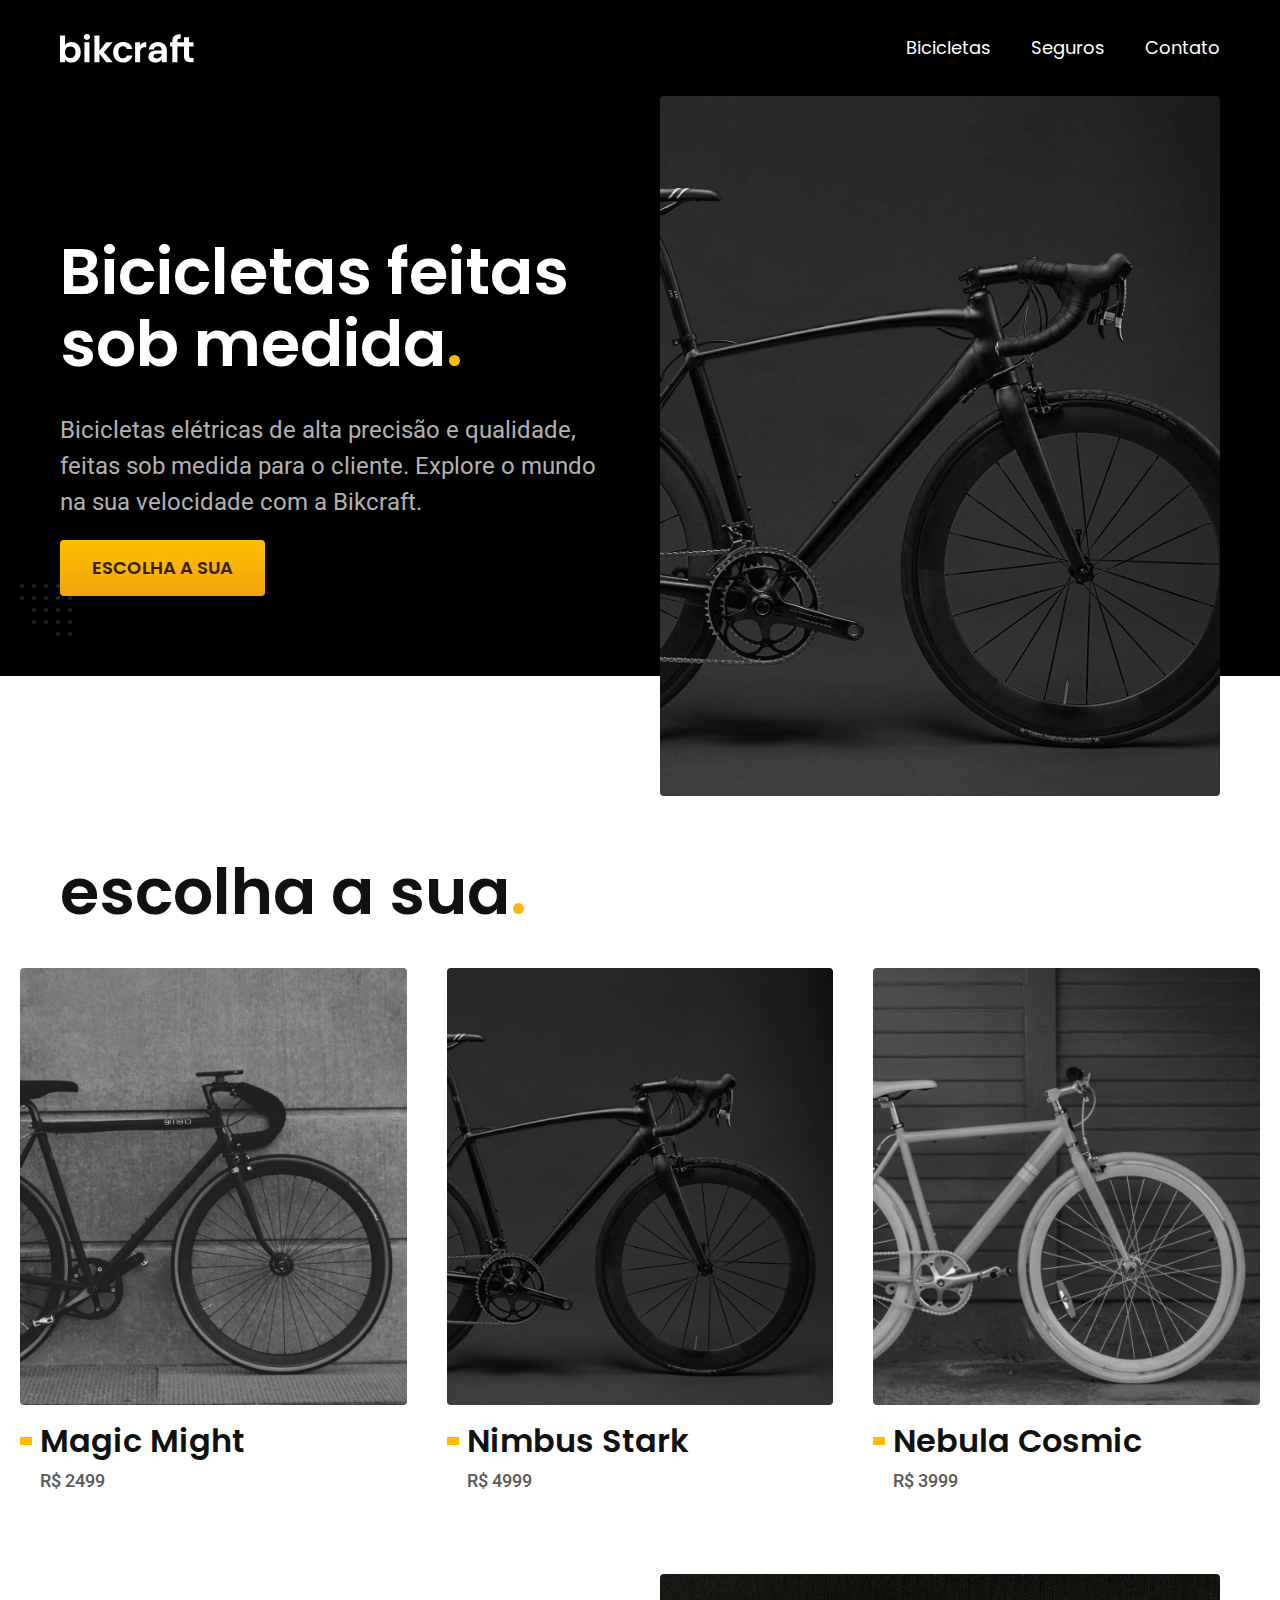
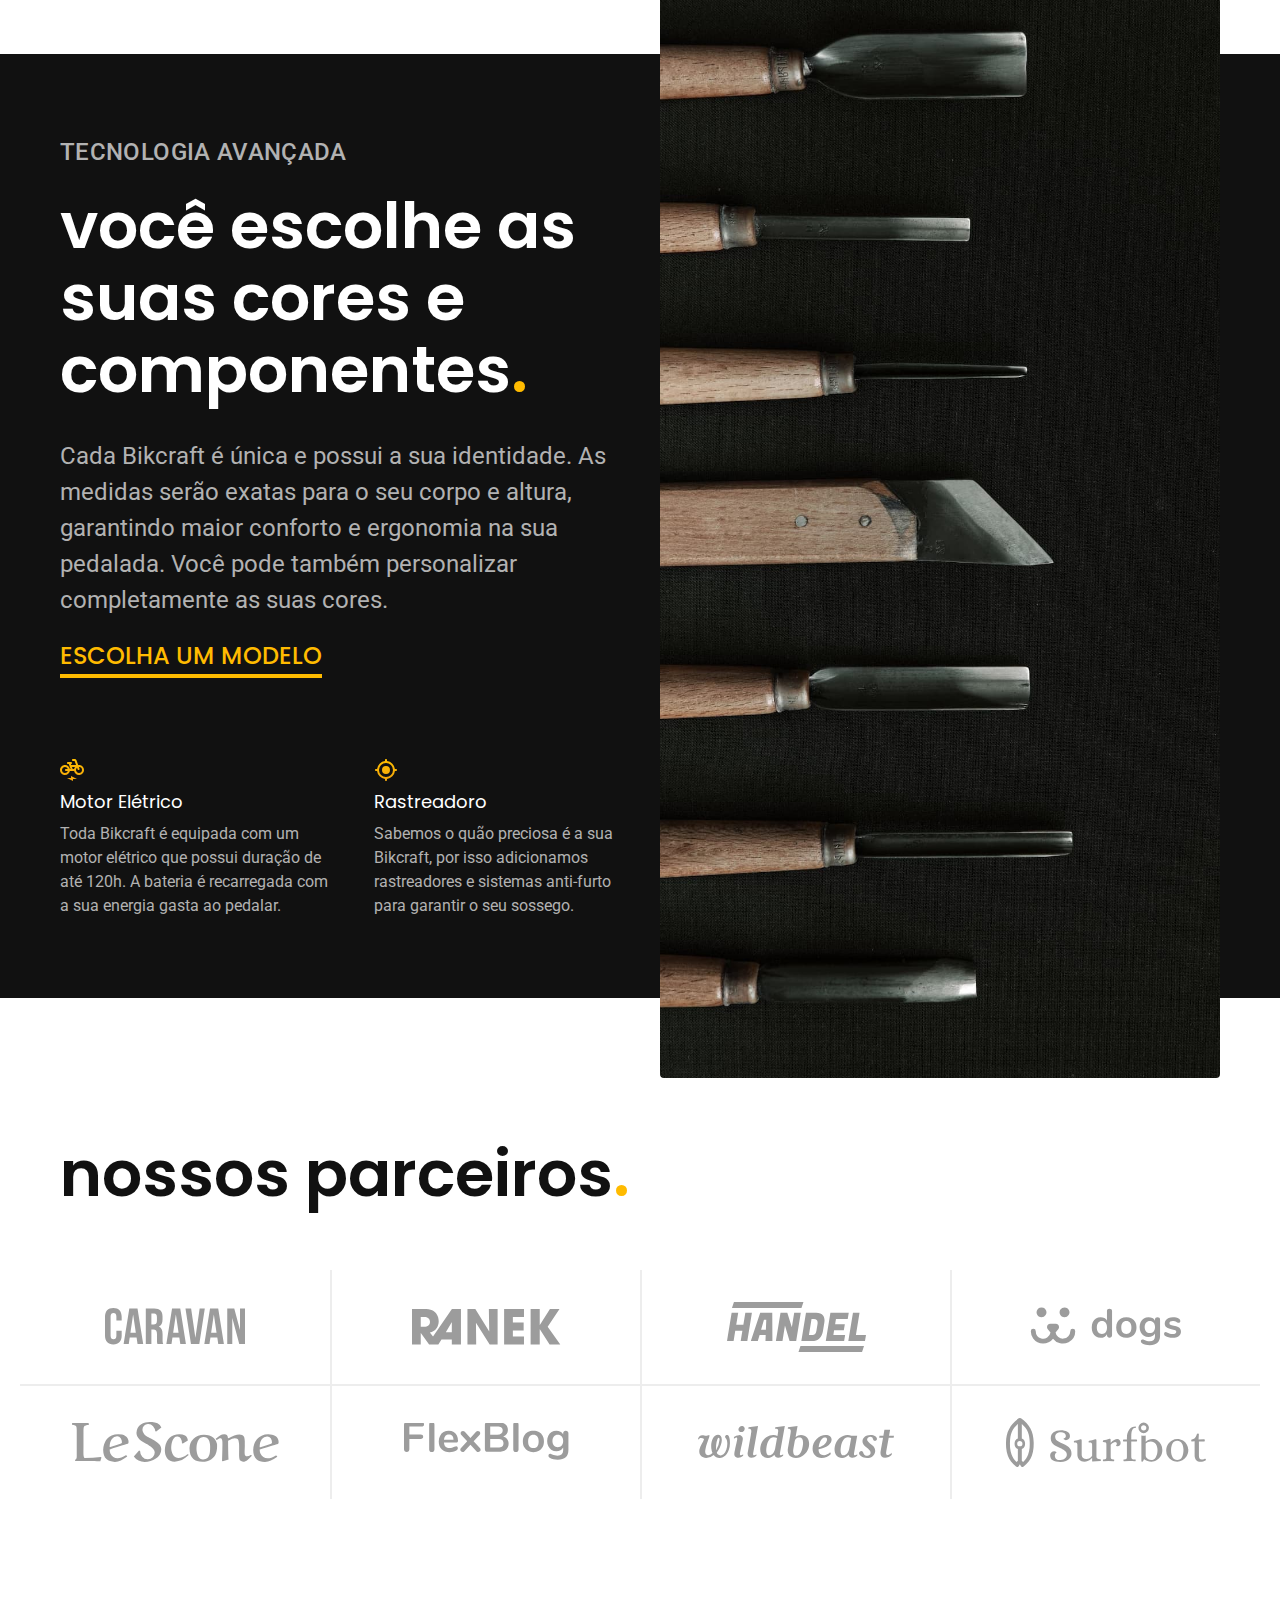
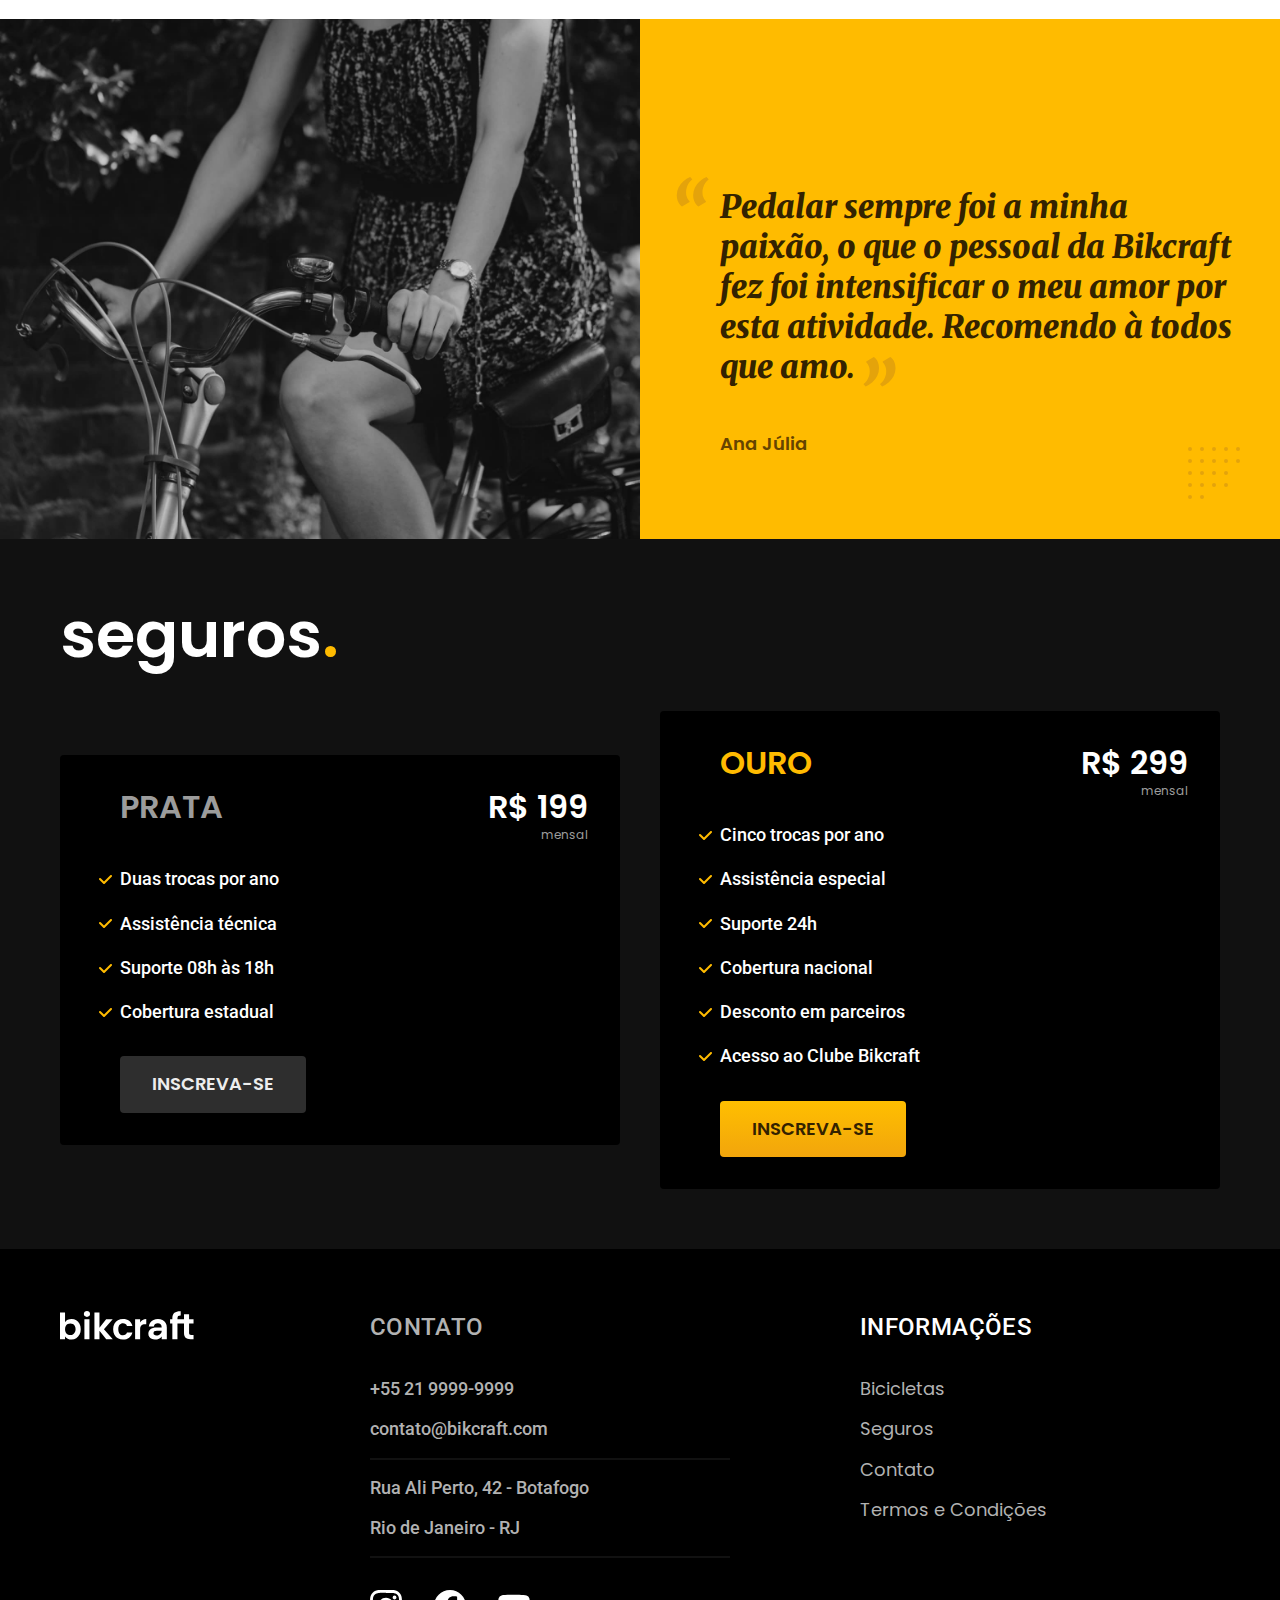
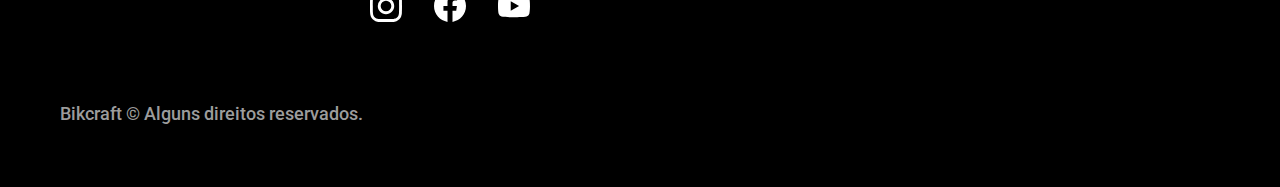
<file: index.html>
<!DOCTYPE html>
<html lang="pt-br">
  <head>
    <meta charset="UTF-8" />
    <meta name="viewport" content="width=device-width, initial-scale=1.0" />
    <title>Bikcraft - Bicicletas Elétricas</title>
    <meta
      name="description"
      content="Bicraft elétricas de alta precisão e qualidade, feitas sob medida para o cliente. Explore o mundo na sua velocidade com a Bikcraft."
    />
    <link rel="icon" href="./favicon.svg" type="image/svg+xml" />
    <link rel="preload" href="./css/style.min.css" as="style" />
    <link rel="stylesheet" href="./css/style.min.css" />

    <link rel="preconnect" href="https://fonts.googleapis.com" />
    <link rel="preconnect" href="https://fonts.gstatic.com" crossorigin />
    <link
      href="https://fonts.googleapis.com/css2?family=Merriweather:ital,wght@1,900&family=Poppins:wght@400;600&family=Roboto:wght@400;500&display=swap"
      rel="stylesheet"
    />
    <script>
      document.documentElement.classList.add("js");
    </script>
  </head>
  <body>
    <header class="header-bg">
      <div class="header container">
        <a href="./">
          <img
            src="./img/bikcraft.svg"
            width="136"
            height="32"
            alt="Bikcraft"
          />
        </a>

        <nav aria-label="primaria">
          <ul class="header-menu font-1-m cor-0">
            <li><a href="./bicicletas.html">Bicicletas</a></li>
            <li><a href="./seguros.html">Seguros</a></li>
            <li><a href="./contato.html">Contato</a></li>
          </ul>
        </nav>
      </div>
    </header>

    <main class="introducao-bg">
      <div class="introducao container">
        <div class="introducao-conteudo">
          <h1 class="font-1-xxl cor-0 fadeInDown" data-anime="200">
            Bicicletas feitas sob medida<span class="cor-p1">.</span>
          </h1>
          <p class="font-2-l cor-5 fadeInDown" data-anime="400">
            Bicicletas elétricas de alta precisão e qualidade, feitas sob medida
            para o cliente. Explore o mundo na sua velocidade com a Bikcraft.
          </p>
          <a href="./bicicletas.html" data-anime="600" class="botao fadeInDown"
            >Escolha a sua</a
          >
        </div>
        <picture class="fadeInDown" data-anime="800">
          <source
            media="(max-width: 800px)"
            srcset="./img/bicicletas/nimbus.jpg"
          />
          <img
            src="./img/fotos/introducao.jpg"
            width="1280"
            height="1600"
            alt="Bicicleta elétrica preta."
          />
        </picture>
      </div>
    </main>

    <article class="bicicletas-lista">
      <h2 class="font-1-xxl container">
        escolha a sua<span class="cor-p1">.</span>
      </h2>
      <ul>
        <li>
          <a href="./bicicletas/magic.html">
            <img
              src="./img/bicicletas/magic-home.jpg"
              width="920"
              height="1040"
              alt="Bicicleta preta"
            />
            <h3 class="font-1-xl">Magic Might</h3>
            <span class="font-2-m cor-8">R$ 2499</span>
          </a>
        </li>
        <li>
          <a href="./bicicletas/nimbus.html">
            <img
              src="./img/bicicletas/nimbus-home.jpg"
              width="920"
              height="1040"
              alt="Bicicleta preta"
            />
            <h3 class="font-1-xl">Nimbus Stark</h3>
            <span class="font-2-m cor-8">R$ 4999</span>
          </a>
        </li>
        <li>
          <a href="./bicicletas/nebula.html">
            <img
              src="./img/bicicletas/nebula-home.jpg"
              width="920"
              height="1040"
              alt="Bicicleta preta"
            />
            <h3 class="font-1-xl">Nebula Cosmic</h3>
            <span class="font-2-m cor-8">R$ 3999</span>
          </a>
        </li>
      </ul>
    </article>

    <article class="tecnologia-bg">
      <div class="tecnologia container">
        <div class="tecnologia-conteudo">
          <span class="font-2-l-b cor-5">Tecnologia Avançada</span>
          <h2 class="font-1-xxl cor-0">
            você escolhe as suas cores e componentes<span class="cor-p1"
              >.</span
            >
          </h2>
          <p class="font-2-l cor-5">
            Cada Bikcraft é única e possui a sua identidade. As medidas serão
            exatas para o seu corpo e altura, garantindo maior conforto e
            ergonomia na sua pedalada. Você pode também personalizar
            completamente as suas cores.
          </p>
          <a class="link" href="./bicicletas.html">ESCOLHA UM MODELO</a>
          <div class="tecnologia-vantagens">
            <div>
              <img
                src="./img/icones/eletrica.svg"
                width="24"
                height="24"
                alt=""
              />
              <h3 class="font-1-m cor-0">Motor Elétrico</h3>
              <p class="font-2-s cor-5">
                Toda Bikcraft é equipada com um motor elétrico que possui
                duração de até 120h. A bateria é recarregada com a sua energia
                gasta ao pedalar.
              </p>
            </div>
            <div>
              <img
                src="./img/icones/rastreador.svg"
                width="24"
                height="24"
                alt=""
              />
              <h3 class="font-1-m cor-0">Rastreadoro</h3>
              <p class="font-2-s cor-5">
                Sabemos o quão preciosa é a sua Bikcraft, por isso adicionamos
                rastreadores e sistemas anti-furto para garantir o seu sossego.
              </p>
            </div>
          </div>
        </div>
        <div class="tecnologia-imagem">
          <img
            src="./img/fotos/tecnologia.jpg"
            width="1200"
            height="1920"
            alt=""
          />
        </div>
      </div>
    </article>

    <section class="parceiros" aria-label="Nossos Parceiros">
      <h2 class="font-1-xxl container">
        nossos parceiros<span class="cor-p1">.</span>
      </h2>
      <ul>
        <li>
          <img
            src="./img/parceiros/caravan.svg"
            width="140"
            height="38"
            alt="caravan"
          />
        </li>
        <li>
          <img
            src="./img/parceiros/ranek.svg"
            width="149"
            height="36"
            alt="ranek"
          />
        </li>
        <li>
          <img
            src="./img/parceiros/handel.svg"
            width="139"
            height="50"
            alt="handel"
          />
        </li>
        <li>
          <img
            src="./img/parceiros/dogs.svg"
            width="152"
            height="39"
            alt="dogs"
          />
        </li>
        <li>
          <img
            src="./img/parceiros/lescone.svg"
            width="208"
            height="41"
            alt="lescone"
          />
        </li>
        <li>
          <img
            src="./img/parceiros/flexblog.svg"
            width="165"
            height="38"
            alt="flexblog"
          />
        </li>
        <li>
          <img
            src="./img/parceiros/wildbeast.svg"
            width="196"
            height="34"
            alt="wildbeast"
          />
        </li>
        <li>
          <img
            src="./img/parceiros/surfbot.svg"
            width="200"
            height="49"
            alt="surfbot"
          />
        </li>
      </ul>
    </section>

    <section class="depoimento" aria-label="Depoimento">
      <div>
        <img
          src="./img/fotos/depoimento.jpg"
          width="1560"
          height="1360"
          alt="Pessoa pedalando uma bicicleta Bikcraft"
        />
      </div>
      <div class="depoimento-conteudo">
        <blockquote class="font-1-xl cor-p5">
          <p>
            Pedalar sempre foi a minha paixão, o que o pessoal da Bikcraft fez
            foi intensificar o meu amor por esta atividade. Recomendo à todos
            que amo.
          </p>
          <span class="font-1-m-b cor-p4">Ana Júlia</span>
        </blockquote>
      </div>
    </section>

    <article class="seguros-bg">
      <div class="seguros container">
        <h2 class="font-1-xxl cor-0">seguros<span class="cor-p1">.</span></h2>
        <div class="seguros-item">
          <h3 class="font-1-xl cor-6">PRATA</h3>
          <span class="font-1-xl cor-0"
            >R$ 199 <span class="font-1-xs cor-6">mensal</span></span
          >
          <ul class="font-2-m cor-0">
            <li>Duas trocas por ano</li>
            <li>Assistência técnica</li>
            <li>Suporte 08h às 18h</li>
            <li>Cobertura estadual</li>
          </ul>
          <a href="./orcamento.html" class="botao secundario">INSCREVA-SE</a>
        </div>
        <div class="seguros-item">
          <h3 class="font-1-xl cor-p1">OURO</h3>
          <span class="font-1-xl cor-0"
            >R$ 299 <span class="font-1-xs cor-6">mensal</span></span
          >
          <ul class="font-2-m cor-0">
            <li>Cinco trocas por ano</li>
            <li>Assistência especial</li>
            <li>Suporte 24h</li>
            <li>Cobertura nacional</li>
            <li>Desconto em parceiros</li>
            <li>Acesso ao Clube Bikcraft</li>
          </ul>
          <a href="./orcamento.html" class="botao">INSCREVA-SE</a>
        </div>
      </div>
    </article>

    <footer class="footer-bg">
      <div class="footer container">
        <img src="./img/bikcraft.svg" width="136" height="32" alt="Bikcraft" />
        <div class="footer-contato">
          <h3 class="font-2-l-b cor-5">Contato</h3>
          <ul class="font-2-m cor-5">
            <li><a href="tel:+552199999999">+55 21 9999-9999</a></li>
            <li>
              <a href="mailto:contato@bikcraft.com">contato@bikcraft.com</a>
            </li>
            <li>Rua Ali Perto, 42 - Botafogo</li>
            <li>Rio de Janeiro - RJ</li>
          </ul>
          <div class="footer-redes">
            <a href="./">
              <img
                src="./img/redes/instagram.svg"
                width="32"
                height="32"
                alt="Instagram"
              />
            </a>
            <a href="./">
              <img
                src="./img/redes/facebook.svg"
                width="32"
                height="32"
                alt="Facebook"
              />
            </a>
            <a href="./">
              <img
                src="./img/redes/youtube.svg"
                width="32"
                height="32"
                alt="Youtube"
              />
            </a>
          </div>
        </div>
        <div class="footer-informacoes">
          <h3 class="font-2-l-b cor-0">Informações</h3>
          <nav>
            <ul class="font-1-m cor-5">
              <li><a href="./bicicletas.html">Bicicletas</a></li>
              <li><a href="./seguros.html">Seguros</a></li>
              <li><a href="./contato.html">Contato</a></li>
              <li><a href="./termos.html">Termos e Condições</a></li>
            </ul>
          </nav>
        </div>
        <p class="footer-copy font-2-m cor-6">
          Bikcraft © Alguns direitos reservados.
        </p>
      </div>
    </footer>
    <script src="./js/plugins/simple-anime.js"></script>
    <script src="./js/script.js"></script>
  </body>
</html>
</file>
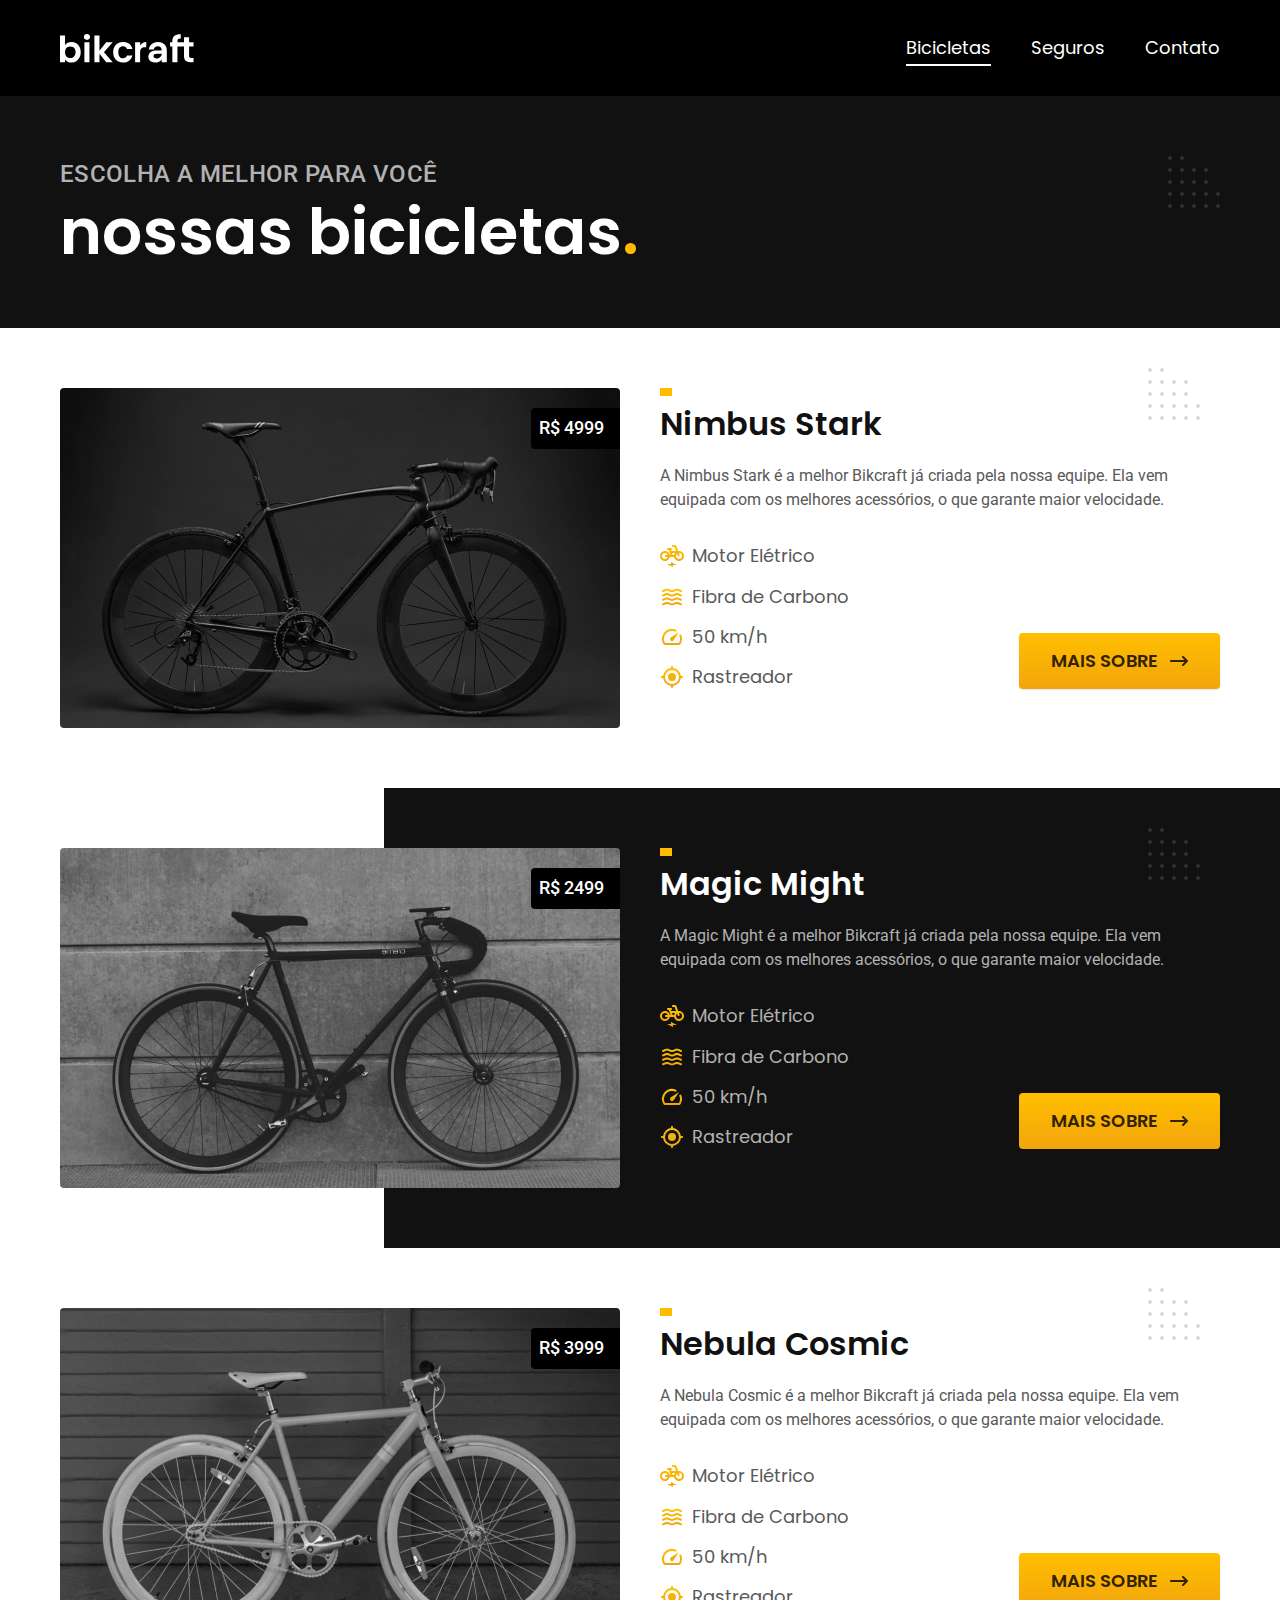
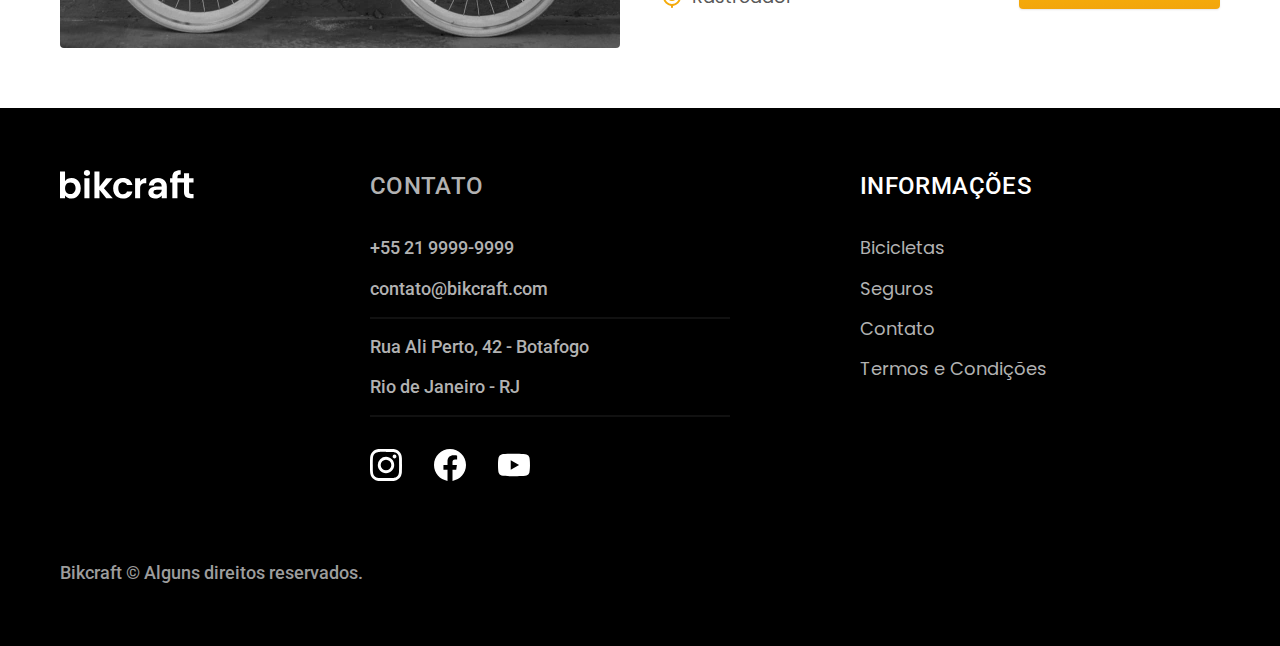
<file: bicicletas.html>
<!DOCTYPE html>
<html lang="pt-br">
  <head>
    <meta charset="UTF-8" />
    <meta name="viewport" content="width=device-width, initial-scale=1.0" />
    <title>Bicicletas | Bikcraft</title>
    <meta name="description" content="Bicicletas" />

    <link rel="icon" href="./favicon.svg" type="image/svg+xml" />
    <link rel="preload" href="./css/style.min.css" as="style" />
    <link rel="stylesheet" href="./css/style.min.css" />

    <link rel="preconnect" href="https://fonts.googleapis.com" />
    <link rel="preconnect" href="https://fonts.gstatic.com" crossorigin />
    <link
      href="https://fonts.googleapis.com/css2?family=Merriweather:ital,wght@1,900&family=Poppins:wght@400;600&family=Roboto:wght@400;500&display=swap"
      rel="stylesheet"
    />
    <script>
      document.documentElement.classList.add("js");
    </script>
  </head>
  <body id="bicicletas">
    <header class="header-bg">
      <div class="header container">
        <a href="./">
          <img src="./img/bikcraft.svg" alt="Bikcraft" />
        </a>

        <nav aria-label="primaria">
          <ul class="header-menu font-1-m cor-0">
            <li><a href="./bicicletas.html">Bicicletas</a></li>
            <li><a href="./seguros.html">Seguros</a></li>
            <li><a href="./contato.html">Contato</a></li>
          </ul>
        </nav>
      </div>
    </header>

    <main>
      <div class="titulo-bg">
        <div class="titulo container">
          <p class="font-2-l-b cor-5">Escolha a melhor para você</p>
          <h1 class="font-1-xxl cor-0">
            nossas bicicletas<span class="cor-p1">.</span>
          </h1>
        </div>
      </div>

      <div class="bicicletas container">
        <div class="bicicletas-imagem">
          <img src="./img/bicicletas/nimbus.jpg" alt="Bicicleta preta" />
          <span class="font-2-m cor-0">R$ 4999</span>
        </div>
        <div class="bicicletas-conteudo">
          <h2 class="font-1-xl">Nimbus Stark</h2>
          <p class="font-2-s cor-8">
            A Nimbus Stark é a melhor Bikcraft já criada pela nossa equipe. Ela
            vem equipada com os melhores acessórios, o que garante maior
            velocidade.
          </p>
          <ul class="font-1-m cor-8">
            <li>
              <img src="./img/icones/eletrica.svg" alt="" />
              Motor Elétrico
            </li>
            <li>
              <img src="./img/icones/carbono.svg" alt="" />
              Fibra de Carbono
            </li>
            <li>
              <img src="./img/icones/velocidade.svg" alt="" />
              50 km/h
            </li>
            <li>
              <img src="./img/icones/rastreador.svg" alt="" />
              Rastreador
            </li>
          </ul>
          <a href="./bicicletas/nimbus.html" class="botao seta">MAIS SOBRE </a>
        </div>
      </div>

      <div class="bicicletas-bg">
        <div class="bicicletas container">
          <div class="bicicletas-imagem">
            <img src="./img/bicicletas/magic.jpg" alt="Bicicleta preta" />
            <span class="font-2-m cor-0">R$ 2499</span>
          </div>
          <div class="bicicletas-conteudo">
            <h2 class="font-1-xl cor-0">Magic Might</h2>
            <p class="font-2-s cor-5">
              A Magic Might é a melhor Bikcraft já criada pela nossa equipe. Ela
              vem equipada com os melhores acessórios, o que garante maior
              velocidade.
            </p>
            <ul class="font-1-m cor-5">
              <li>
                <img src="./img/icones/eletrica.svg" alt="" />
                Motor Elétrico
              </li>
              <li>
                <img src="./img/icones/carbono.svg" alt="" />
                Fibra de Carbono
              </li>
              <li>
                <img src="./img/icones/velocidade.svg" alt="" />
                50 km/h
              </li>
              <li>
                <img src="./img/icones/rastreador.svg" alt="" />
                Rastreador
              </li>
            </ul>
            <a href="./bicicletas/magic.html" class="botao seta">MAIS SOBRE </a>
          </div>
        </div>
      </div>

      <div class="bicicletas container">
        <div class="bicicletas-imagem">
          <img src="./img/bicicletas/nebula.jpg" alt="Bicicleta preta" />
          <span class="font-2-m cor-0">R$ 3999</span>
        </div>
        <div class="bicicletas-conteudo">
          <h2 class="font-1-xl">Nebula Cosmic</h2>
          <p class="font-2-s cor-8">
            A Nebula Cosmic é a melhor Bikcraft já criada pela nossa equipe. Ela
            vem equipada com os melhores acessórios, o que garante maior
            velocidade.
          </p>
          <ul class="font-1-m cor-8">
            <li>
              <img src="./img/icones/eletrica.svg" alt="" />
              Motor Elétrico
            </li>
            <li>
              <img src="./img/icones/carbono.svg" alt="" />
              Fibra de Carbono
            </li>
            <li>
              <img src="./img/icones/velocidade.svg" alt="" />
              50 km/h
            </li>
            <li>
              <img src="./img/icones/rastreador.svg" alt="" />
              Rastreador
            </li>
          </ul>
          <a href="./bicicletas/nebula.html" class="botao seta">MAIS SOBRE </a>
        </div>
      </div>
    </main>

    <footer class="footer-bg">
      <div class="footer container">
        <img src="./img/bikcraft.svg" alt="Bikcraft" />
        <div class="footer-contato">
          <h3 class="font-2-l-b cor-5">Contato</h3>
          <ul class="font-2-m cor-5">
            <li><a href="tel:+552199999999">+55 21 9999-9999</a></li>
            <li>
              <a href="mailto:contato@bikcraft.com">contato@bikcraft.com</a>
            </li>
            <li>Rua Ali Perto, 42 - Botafogo</li>
            <li>Rio de Janeiro - RJ</li>
          </ul>
          <div class="footer-redes">
            <a href="./">
              <img src="./img/redes/instagram.svg" alt="Instagram" />
            </a>
            <a href="./">
              <img src="./img/redes/facebook.svg" alt="Facebook" />
            </a>
            <a href="./">
              <img src="./img/redes/youtube.svg" alt="Youtube" />
            </a>
          </div>
        </div>
        <div class="footer-informacoes">
          <h3 class="font-2-l-b cor-0">Informações</h3>
          <nav>
            <ul class="font-1-m cor-5">
              <li><a href="./bicicletas.html">Bicicletas</a></li>
              <li><a href="./seguros.html">Seguros</a></li>
              <li><a href="./contato.html">Contato</a></li>
              <li><a href="./termos.html">Termos e Condições</a></li>
            </ul>
          </nav>
        </div>
        <p class="footer-copy font-2-m cor-6">
          Bikcraft © Alguns direitos reservados.
        </p>
      </div>
    </footer>
    <script src="./js/script.js"></script>
  </body>
</html>
</file>
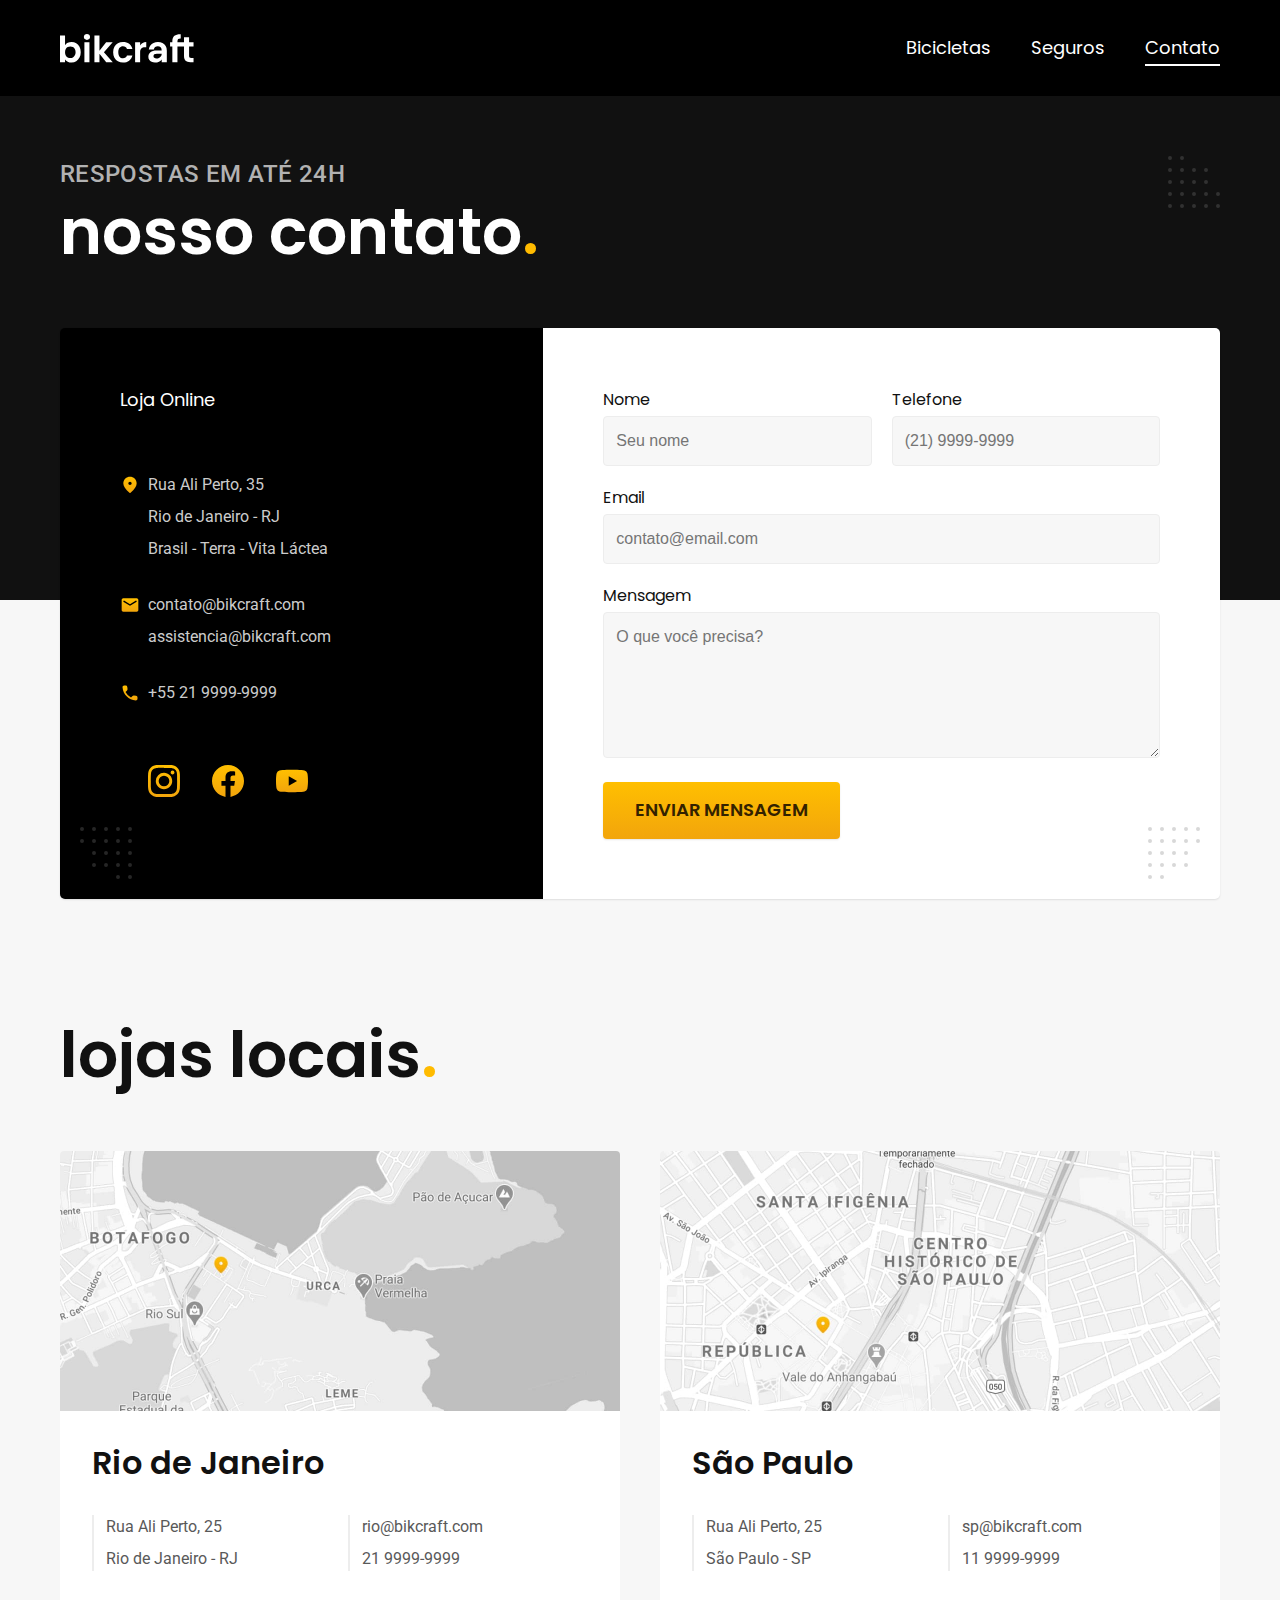
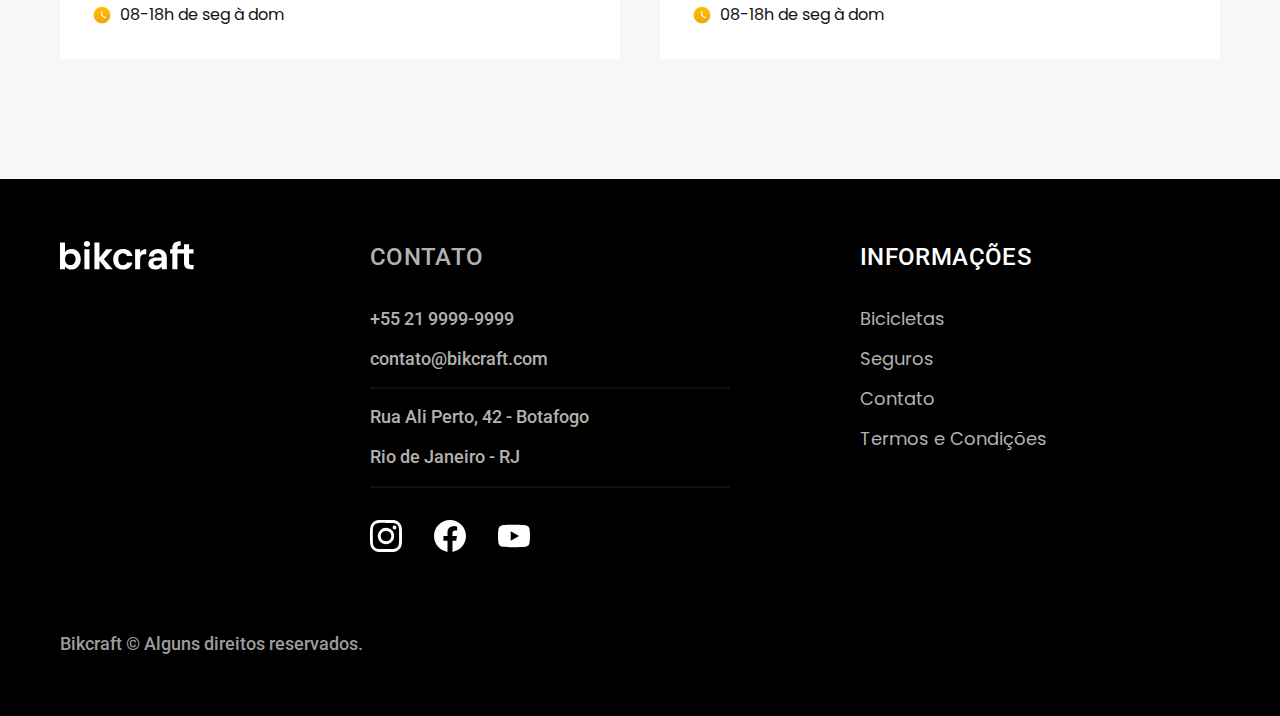
<file: contato.html>
<!DOCTYPE html>
<html lang="pt-br">
  <head>
    <meta charset="UTF-8" />
    <meta name="viewport" content="width=device-width, initial-scale=1.0" />
    <title>Contato | Bikcraft</title>
    <meta name="description" content="Contato" />

    <link rel="icon" href="./favicon.svg" type="image/svg+xml" />
    <link rel="preload" href="./css/style.min.css" as="style" />
    <link rel="stylesheet" href="./css/style.min.css" />

    <link rel="preconnect" href="https://fonts.googleapis.com" />
    <link rel="preconnect" href="https://fonts.gstatic.com" crossorigin />
    <link
      href="https://fonts.googleapis.com/css2?family=Merriweather:ital,wght@1,900&family=Poppins:wght@400;600&family=Roboto:wght@400;500&display=swap"
      rel="stylesheet"
    />
    <script>
      document.documentElement.classList.add("js");
    </script>
  </head>
  <body id="contato">
    <header class="header-bg">
      <div class="header container">
        <a href="./">
          <img src="./img/bikcraft.svg" alt="Bikcraft" />
        </a>

        <nav aria-label="primaria">
          <ul class="header-menu font-1-m cor-0">
            <li><a href="./bicicletas.html">Bicicletas</a></li>
            <li><a href="./seguros.html">Seguros</a></li>
            <li><a href="./contato.html">Contato</a></li>
          </ul>
        </nav>
      </div>
    </header>

    <main>
      <div class="titulo-bg">
        <div class="titulo container">
          <p class="font-2-l-b cor-5">respostas em até 24h</p>
          <h1 class="font-1-xxl cor-0">
            nosso contato<span class="cor-p1">.</span>
          </h1>
        </div>
      </div>

      <div class="contato container">
        <section class="contato-dados" aria-label="Endereço">
          <h2 class="font-1-m cor-0">Loja Online</h2>
          <div class="contato-endereco font-2-s cor-4">
            <p>Rua Ali Perto, 35</p>
            <p>Rio de Janeiro - RJ</p>
            <p>Brasil - Terra - Vita Láctea</p>
          </div>
          <address class="contato-meios font-2-s cor-4">
            <a href="mailto:contato@bikcraft.com">contato@bikcraft.com</a>
            <a href="mailto:assistencia@bikcraft.com"
              >assistencia@bikcraft.com</a
            >
            <a href="tel:+552199999999">+55 21 9999-9999</a>
          </address>
          <div class="contato-redes">
            <a href="./">
              <img src="./img/redes/instagram-p.svg" alt="Instagram" />
            </a>
            <a href="./">
              <img src="./img/redes/facebook-p.svg" alt="Facebook" />
            </a>
            <a href="./">
              <img src="./img/redes/youtube-p.svg" alt="Youtube" />
            </a>
          </div>
        </section>
        <section class="contato-formulario" aria-label="Formulário">
          <form class="form" action="./contato.html">
            <div>
              <label for="nome">Nome</label>
              <input type="text" id="nome" name="nome" placeholder="Seu nome" />
            </div>
            <div>
              <label for="telefone">Telefone</label>
              <input
                type="text"
                id="telefone"
                name="nome"
                placeholder="(21) 9999-9999"
              />
            </div>
            <div class="col-2">
              <label for="email">Email</label>
              <input
                type="email"
                id="email"
                name="nome"
                placeholder="contato@email.com"
              />
            </div>
            <div class="col-2">
              <label for="mensagem">Mensagem</label>
              <textarea
                cols="30"
                rows="5"
                id="mensagem"
                name="mensagem"
                placeholder="O que você precisa?"
              ></textarea>
            </div>
            <button class="botao col-2">Enviar Mensagem</button>
          </form>
        </section>
      </div>
    </main>

    <article class="lojas container">
      <h2 class="font-1-xxl">lojas locais<span class="cor-p1">.</span></h2>
      <div class="lojas-item">
        <img
          src="./img/lojas/rj.jpg"
          alt="mapa marcando o endereço em Rua Ali Perto, 25 - Rio de Janeiro - RJ"
        />
        <div class="lojas-conteudo">
          <h3 class="font-1-xl">Rio de Janeiro</h3>
          <div class="lojas-dados font-2-s cor-8">
            <p>Rua Ali Perto, 25</p>
            <p>Rio de Janeiro - RJ</p>
          </div>
          <div class="lojas-dados font-2-s cor-8">
            <a href="mailto:rio@bikcraft.com">rio@bikcraft.com</a>
            <a href="tel:+552199999999">21 9999-9999</a>
          </div>
          <p class="lojas-tempo font-1-s">
            <img src="./img/icones/horario.svg" alt="" /> 08-18h de seg à dom
          </p>
        </div>
      </div>
      <div class="lojas-item">
        <img
          src="./img/lojas/sp.jpg"
          alt="mapa marcando o endereço em Rua Ali Perto, 25 - São Paulo - SP"
        />
        <div class="lojas-conteudo">
          <h3 class="font-1-xl">São Paulo</h3>
          <div class="lojas-dados font-2-s cor-8">
            <p>Rua Ali Perto, 25</p>
            <p>São Paulo - SP</p>
          </div>
          <div class="lojas-dados font-2-s cor-8">
            <a href="mailto:sp@bikcraft.com">sp@bikcraft.com</a>
            <a href="tel:+551199999999">11 9999-9999</a>
          </div>
          <p class="lojas-tempo font-1-s">
            <img src="./img/icones/horario.svg" alt="" /> 08-18h de seg à dom
          </p>
        </div>
      </div>
    </article>

    <footer class="footer-bg">
      <div class="footer container">
        <img src="./img/bikcraft.svg" alt="Bikcraft" />
        <div class="footer-contato">
          <h3 class="font-2-l-b cor-5">Contato</h3>
          <ul class="font-2-m cor-5">
            <li><a href="tel:+552199999999">+55 21 9999-9999</a></li>
            <li>
              <a href="mailto:contato@bikcraft.com">contato@bikcraft.com</a>
            </li>
            <li>Rua Ali Perto, 42 - Botafogo</li>
            <li>Rio de Janeiro - RJ</li>
          </ul>
          <div class="footer-redes">
            <a href="./">
              <img src="./img/redes/instagram.svg" alt="Instagram" />
            </a>
            <a href="./">
              <img src="./img/redes/facebook.svg" alt="Facebook" />
            </a>
            <a href="./">
              <img src="./img/redes/youtube.svg" alt="Youtube" />
            </a>
          </div>
        </div>
        <div class="footer-informacoes">
          <h3 class="font-2-l-b cor-0">Informações</h3>
          <nav>
            <ul class="font-1-m cor-5">
              <li><a href="./bicicletas.html">Bicicletas</a></li>
              <li><a href="./seguros.html">Seguros</a></li>
              <li><a href="./contato.html">Contato</a></li>
              <li><a href="./termos.html">Termos e Condições</a></li>
            </ul>
          </nav>
        </div>
        <p class="footer-copy font-2-m cor-6">
          Bikcraft © Alguns direitos reservados.
        </p>
      </div>
    </footer>
    <script src="./js/script.js"></script>
  </body>
</html>
</file>
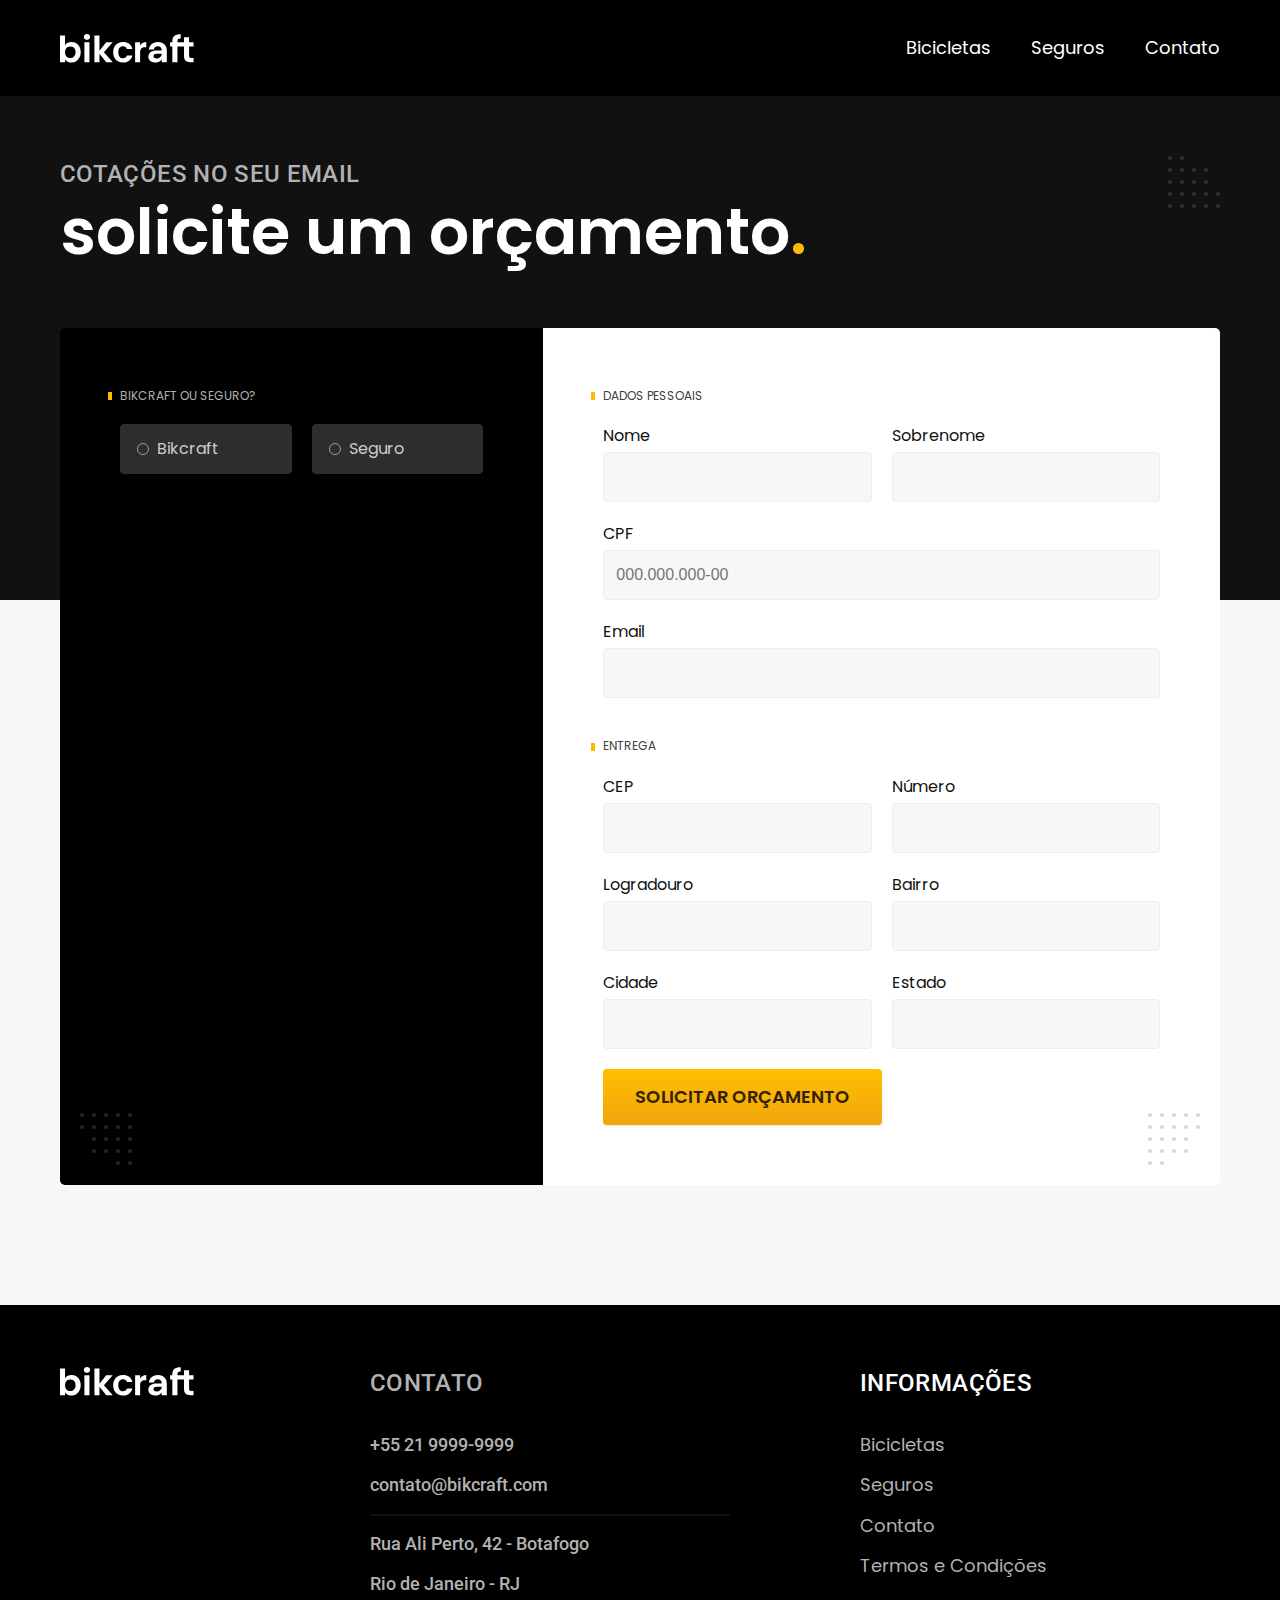
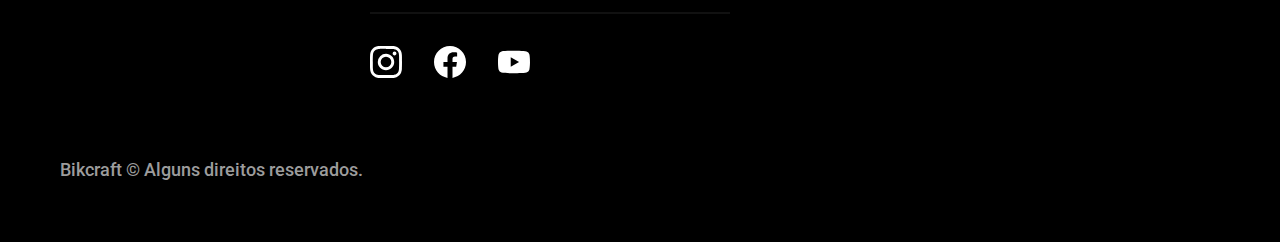
<file: orcamento.html>
<!DOCTYPE html>
<html lang="pt-br">
  <head>
    <meta charset="UTF-8" />
    <meta name="viewport" content="width=device-width, initial-scale=1.0" />
    <title>Orçamento | Bikcraft</title>
    <meta name="description" content="Orçamento." />

    <link rel="icon" href="./favicon.svg" type="image/svg+xml" />
    <link rel="preload" href="./css/style.min.css" as="style" />
    <link rel="stylesheet" href="./css/style.min.css" />

    <link rel="preconnect" href="https://fonts.googleapis.com" />
    <link rel="preconnect" href="https://fonts.gstatic.com" crossorigin />
    <link
      href="https://fonts.googleapis.com/css2?family=Merriweather:ital,wght@1,900&family=Poppins:wght@400;600&family=Roboto:wght@400;500&display=swap"
      rel="stylesheet"
    />
    <script>
      document.documentElement.classList.add("js");
    </script>
  </head>
  <body id="orcamento">
    <header class="header-bg">
      <div class="header container">
        <a href="./">
          <img src="./img/bikcraft.svg" alt="Bikcraft" />
        </a>

        <nav aria-label="primaria">
          <ul class="header-menu font-1-m cor-0">
            <li><a href="./bicicletas.html">Bicicletas</a></li>
            <li><a href="./seguros.html">Seguros</a></li>
            <li><a href="./contato.html">Contato</a></li>
          </ul>
        </nav>
      </div>
    </header>

    <main>
      <div class="titulo-bg">
        <div class="titulo container">
          <p class="font-2-l-b cor-5">COTAÇÕES NO SEU EMAIL</p>
          <h1 class="font-1-xxl cor-0">
            solicite um orçamento<span class="cor-p1">.</span>
          </h1>
        </div>
      </div>

      <form class="orcamento container" action="./">
        <div class="orcamento-produto">
          <h2 class="font-1-xs cor-5">Bikcraft ou Seguro?</h2>

          <input type="radio" name="tipo" value="bikcraft" id="bikcraft" />
          <label for="bikcraft">Bikcraft</label>

          <input type="radio" name="tipo" value="seguro" id="seguro" />
          <label for="seguro">Seguro</label>

          <div class="orcamento-conteudo" id="orcamento-bikcraft">
            <h2 class="font-1-xs cor-5">Escolha a sua:</h2>

            <input type="radio" name="produto" value="nimbus" id="nimbus" />
            <label for="nimbus">Nimbus Stark <span>R$ 4999</span></label>
            <div class="orcamento-detalhes">
              <ul class="font-1-xs cor-8">
                <li>
                  <img src="./img/icones/eletrica.svg" alt="" /> Motor Elétrico
                </li>
                <li>
                  <img src="./img/icones/carbono.svg" alt="" /> Fibra de Carbono
                </li>
                <li>
                  <img src="./img/icones/velocidade.svg" alt="" /> 50 km/h
                </li>
                <li>
                  <img src="./img/icones/rastreador.svg" alt="" /> Rastreador
                </li>
              </ul>
              <img src="./img/bicicletas/nimbus.jpg" alt="Bicicleta preta" />
            </div>

            <input type="radio" name="produto" value="magic" id="magic" />
            <label for="magic">Magic Migth <span>R$ 2499</span></label>
            <div class="orcamento-detalhes">
              <ul class="font-1-xs cor-8">
                <li>
                  <img src="./img/icones/eletrica.svg" alt="" /> Motor Elétrico
                </li>
                <li>
                  <img src="./img/icones/carbono.svg" alt="" /> Fibra de Carbono
                </li>
                <li>
                  <img src="./img/icones/velocidade.svg" alt="" /> 45 km/h
                </li>
                <li>
                  <img src="./img/icones/rastreador.svg" alt="" /> Rastreador
                </li>
              </ul>
              <img src="./img/bicicletas/magic.jpg" alt="Bicicleta preta" />
            </div>

            <input type="radio" name="produto" value="nebula" id="nebula" />
            <label for="nebula">Nebula Cosmic <span>R$ 3999</span></label>
            <div class="orcamento-detalhes">
              <ul class="font-1-xs cor-8">
                <li>
                  <img src="./img/icones/eletrica.svg" alt="" /> Motor Elétrico
                </li>
                <li>
                  <img src="./img/icones/carbono.svg" alt="" /> Fibra de Carbono
                </li>
                <li>
                  <img src="./img/icones/velocidade.svg" alt="" /> 40 km/h
                </li>
                <li>
                  <img src="./img/icones/rastreador.svg" alt="" /> Rastreador
                </li>
              </ul>
              <img src="./img/bicicletas/nebula.jpg" alt="Bicicleta preta" />
            </div>
          </div>

          <div class="orcamento-conteudo" id="orcamento-seguro">
            <h2 class="font-1-xs cor-5">Escolha a plano:</h2>

            <input type="radio" name="produto" value="prata" id="prata" />
            <label for="prata">Prata <span>R$ 199</span></label>

            <input type="radio" name="produto" value="ouro" id="ouro" />
            <label for="ouro">Ouro <span>R$ 299</span></label>
          </div>
        </div>
        <div class="orcamento-dados form">
          <h2 class="font-1-xs cor-9 col-2">dados pessoais</h2>
          <div>
            <label for="nome">Nome</label>
            <input type="text" id="nome" name="nome" />
          </div>
          <div>
            <label for="sobrenome">Sobrenome</label>
            <input type="text" id="sobrenome" name="sobrenome" />
          </div>
          <div class="col-2">
            <label for="cpf">CPF</label>
            <input
              type="text"
              id="cpf"
              placeholder="000.000.000-00"
              name="cpf"
            />
          </div>
          <div class="col-2">
            <label for="email">Email</label>
            <input type="text" id="email" name="email" />
          </div>
          <h2 class="font-1-xs cor-9 col-2">entrega</h2>
          <div>
            <label for="cep">CEP</label>
            <input type="text" id="cep" name="cep" />
          </div>
          <div>
            <label for="numero">Número</label>
            <input type="text" id="numero" name="numero" />
          </div>
          <div>
            <label for="logradouro">Logradouro</label>
            <input type="text" id="logradouro" name="logradouro" />
          </div>
          <div>
            <label for="bairro">Bairro</label>
            <input type="text" id="bairro" name="bairro" />
          </div>
          <div>
            <label for="cidade">Cidade</label>
            <input type="text" id="cidade" name="cidade" />
          </div>
          <div>
            <label for="estado">Estado</label>
            <input type="text" id="estado" name="estado" />
          </div>
          <button class="botao col-2">SOLICITAR ORÇAMENTO</button>
        </div>
      </form>
    </main>

    <footer class="footer-bg">
      <div class="footer container">
        <img src="./img/bikcraft.svg" alt="Bikcraft" />
        <div class="footer-contato">
          <h3 class="font-2-l-b cor-5">Contato</h3>
          <ul class="font-2-m cor-5">
            <li><a href="tel:+552199999999">+55 21 9999-9999</a></li>
            <li>
              <a href="mailto:contato@bikcraft.com">contato@bikcraft.com</a>
            </li>
            <li>Rua Ali Perto, 42 - Botafogo</li>
            <li>Rio de Janeiro - RJ</li>
          </ul>
          <div class="footer-redes">
            <a href="./">
              <img src="./img/redes/instagram.svg" alt="Instagram" />
            </a>
            <a href="./">
              <img src="./img/redes/facebook.svg" alt="Facebook" />
            </a>
            <a href="./">
              <img src="./img/redes/youtube.svg" alt="Youtube" />
            </a>
          </div>
        </div>
        <div class="footer-informacoes">
          <h3 class="font-2-l-b cor-0">Informações</h3>
          <nav>
            <ul class="font-1-m cor-5">
              <li><a href="./bicicletas.html">Bicicletas</a></li>
              <li><a href="./seguros.html">Seguros</a></li>
              <li><a href="./contato.html">Contato</a></li>
              <li><a href="./termos.html">Termos e Condições</a></li>
            </ul>
          </nav>
        </div>
        <p class="footer-copy font-2-m cor-6">
          Bikcraft © Alguns direitos reservados.
        </p>
      </div>
    </footer>
    <script src="./js/script.js"></script>
  </body>
</html>
</file>
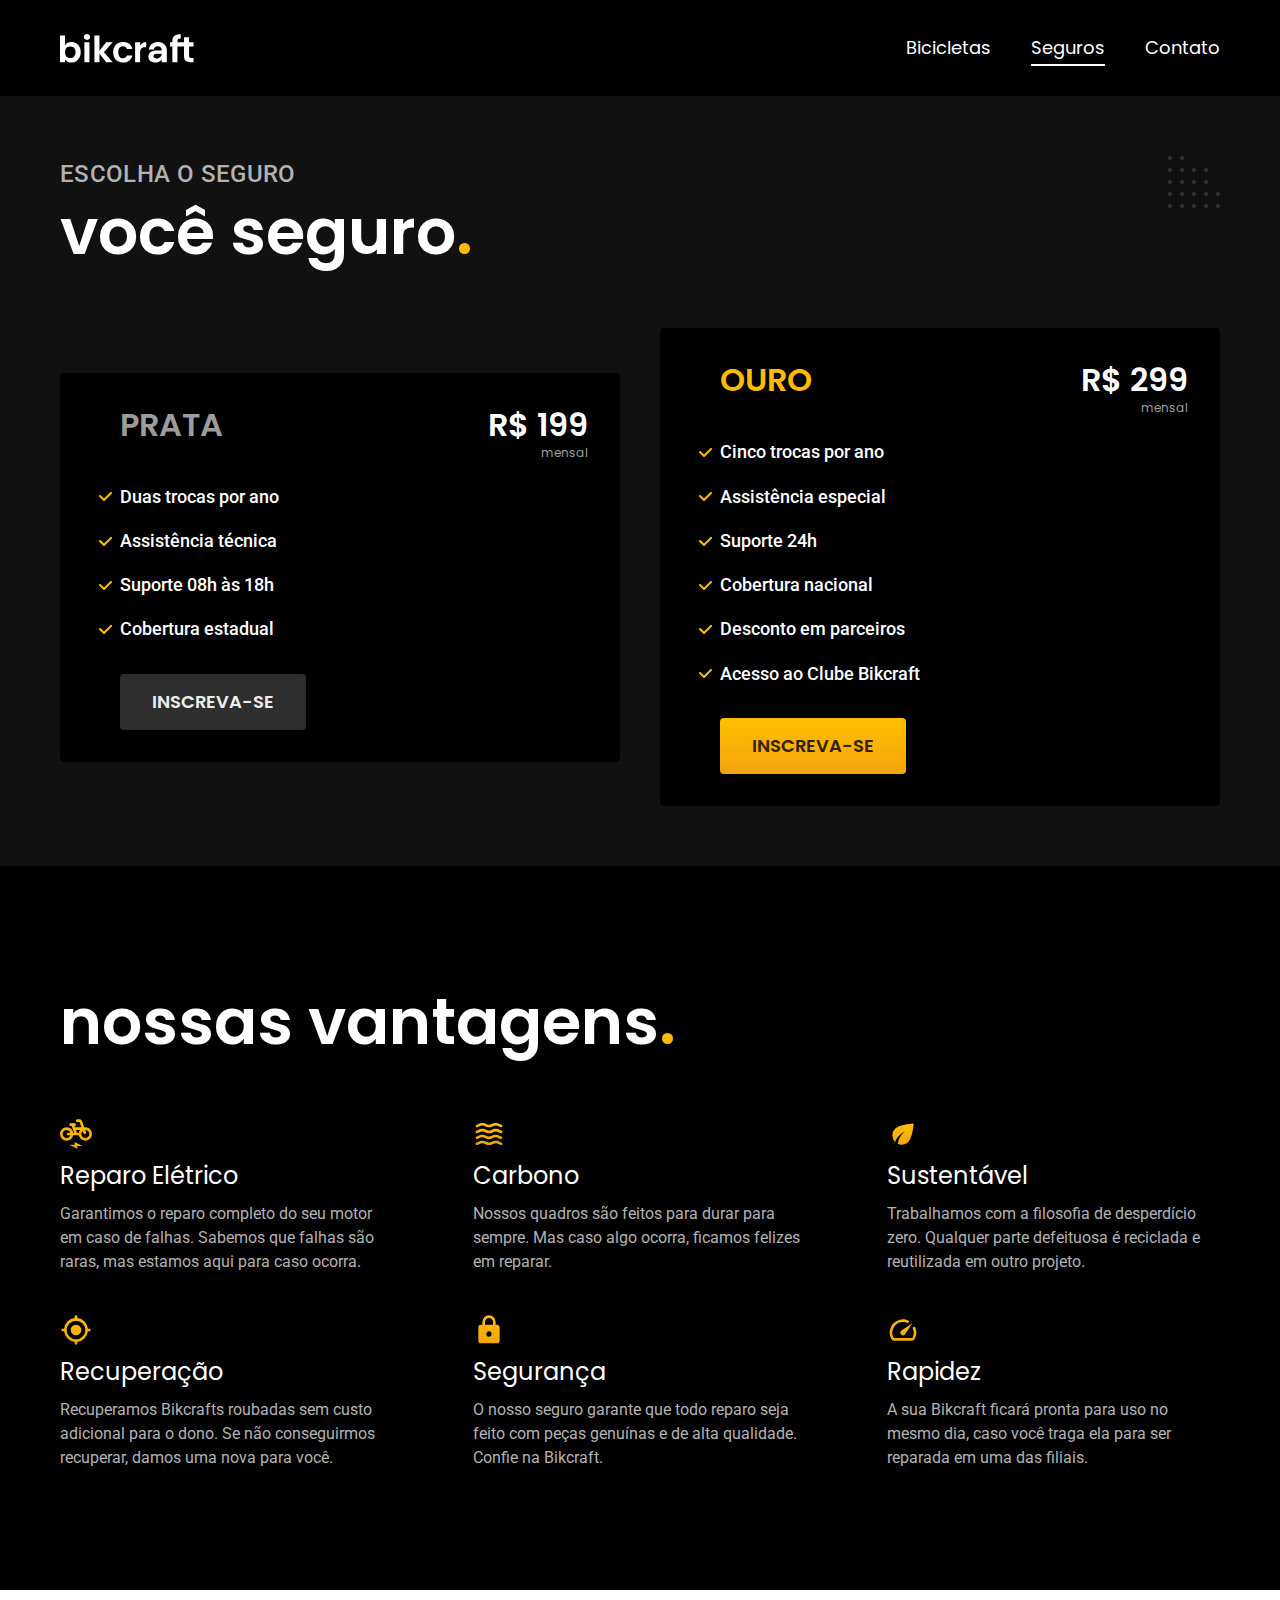
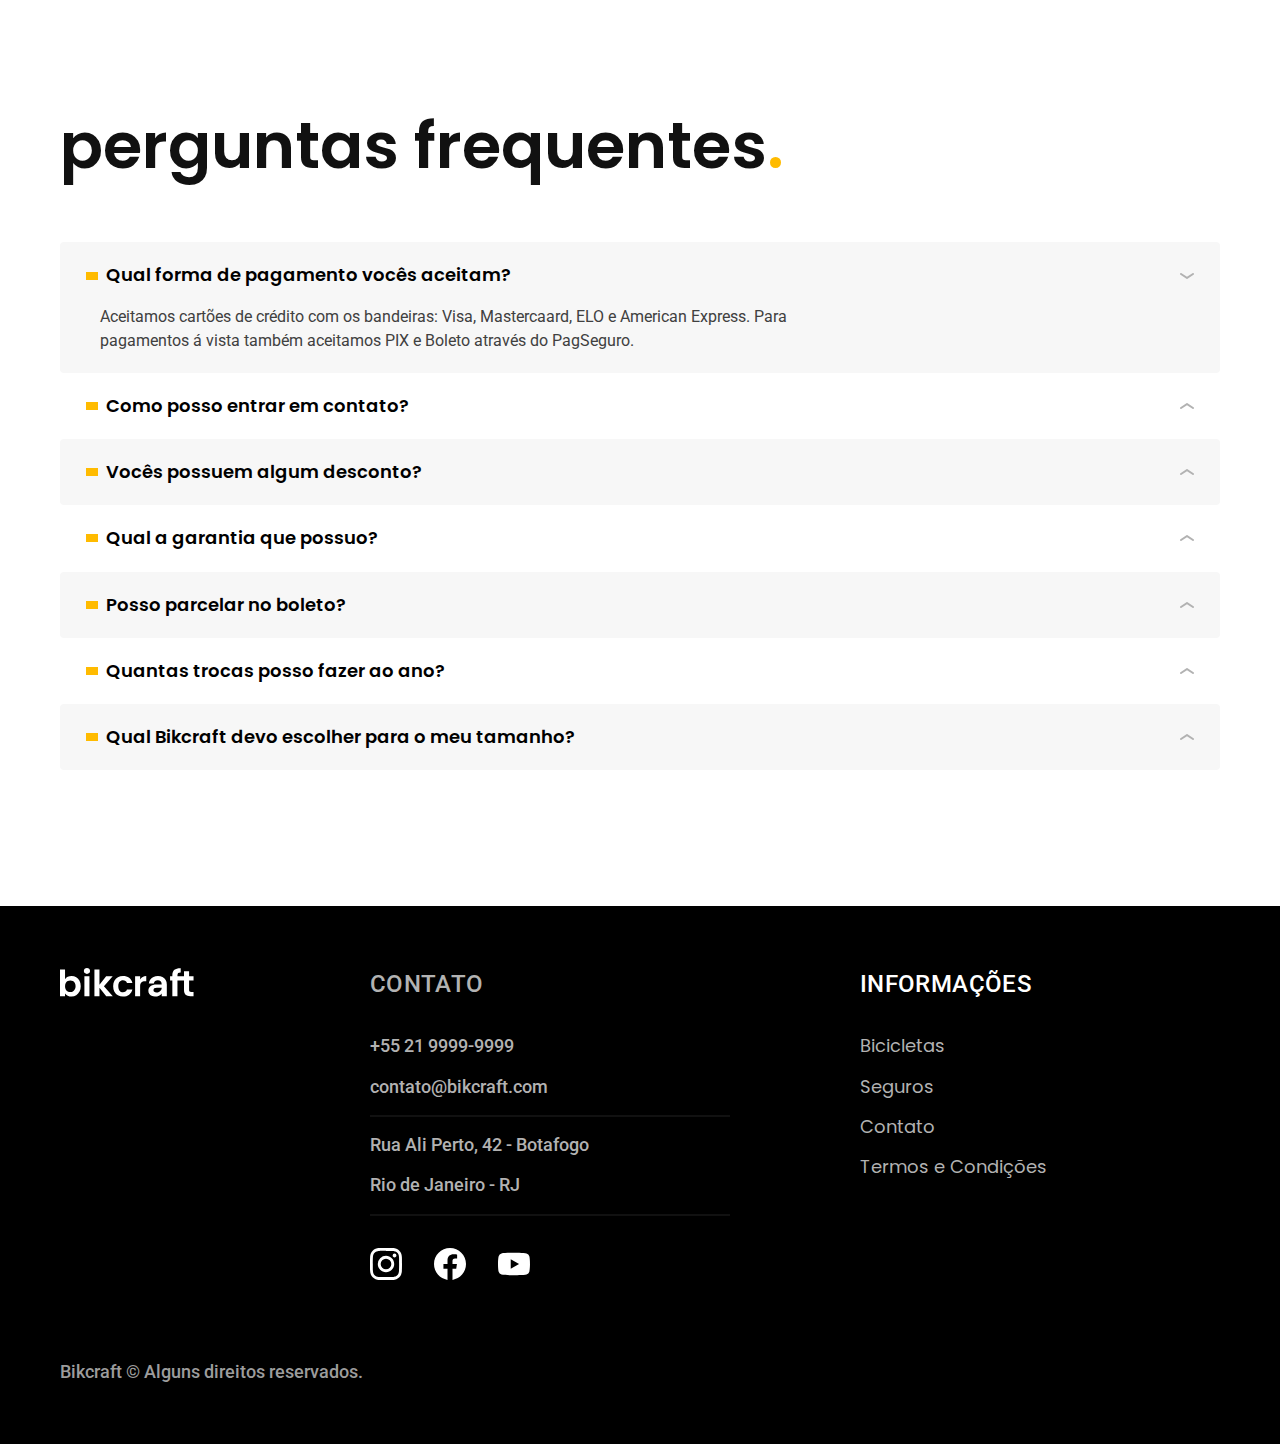
<file: seguros.html>
<!DOCTYPE html>
<html lang="pt-br">
  <head>
    <meta charset="UTF-8" />
    <meta name="viewport" content="width=device-width, initial-scale=1.0" />
    <title>Seguros | Bikcraft</title>
    <meta name="description" content="Seguros" />

    <link rel="icon" href="./favicon.svg" type="image/svg+xml" />
    <link rel="preload" href="./css/style.min.css" as="style" />
    <link rel="stylesheet" href="./css/style.min.css" />

    <link rel="preconnect" href="https://fonts.googleapis.com" />
    <link rel="preconnect" href="https://fonts.gstatic.com" crossorigin />
    <link
      href="https://fonts.googleapis.com/css2?family=Merriweather:ital,wght@1,900&family=Poppins:wght@400;600&family=Roboto:wght@400;500&display=swap"
      rel="stylesheet"
    />
    <script>
      document.documentElement.classList.add("js");
    </script>
  </head>
  <body id="seguros">
    <header class="header-bg">
      <div class="header container">
        <a href="./">
          <img src="./img/bikcraft.svg" alt="Bikcraft" />
        </a>

        <nav aria-label="primaria">
          <ul class="header-menu font-1-m cor-0">
            <li><a href="./bicicletas.html">Bicicletas</a></li>
            <li><a href="./seguros.html">Seguros</a></li>
            <li><a href="./contato.html">Contato</a></li>
          </ul>
        </nav>
      </div>
    </header>

    <main class="seguros-bg">
      <div class="titulo-bg">
        <div class="titulo container">
          <p class="font-2-l-b cor-5">escolha o seguro</p>
          <h1 class="font-1-xxl cor-0">
            você seguro<span class="cor-p1">.</span>
          </h1>
        </div>
      </div>

      <div class="seguros container">
        <div class="seguros-item fadeInLeft" data-anime="200">
          <h3 class="font-1-xl cor-6">PRATA</h3>
          <span class="font-1-xl cor-0"
            >R$ 199 <span class="font-1-xs cor-6">mensal</span></span
          >
          <ul class="font-2-m cor-0">
            <li>Duas trocas por ano</li>
            <li>Assistência técnica</li>
            <li>Suporte 08h às 18h</li>
            <li>Cobertura estadual</li>
          </ul>
          <a
            href="./orcamento.html?tipo=seguro&produto=prata"
            class="botao secundario"
            >INSCREVA-SE</a
          >
        </div>
        <div class="seguros-item fadeInRight" data-anime="400">
          <h3 class="font-1-xl cor-p1">OURO</h3>
          <span class="font-1-xl cor-0"
            >R$ 299 <span class="font-1-xs cor-6">mensal</span></span
          >
          <ul class="font-2-m cor-0">
            <li>Cinco trocas por ano</li>
            <li>Assistência especial</li>
            <li>Suporte 24h</li>
            <li>Cobertura nacional</li>
            <li>Desconto em parceiros</li>
            <li>Acesso ao Clube Bikcraft</li>
          </ul>
          <a href="./orcamento.html?tipo=seguro&produto=ouro" class="botao"
            >INSCREVA-SE</a
          >
        </div>
      </div>
    </main>

    <article class="vantagens-bg">
      <div class="vantagens container">
        <h2 class="font-1-xxl cor-0">
          nossas vantagens<span class="cor-p1">.</span>
        </h2>
        <ul>
          <li>
            <img src="./img/icones/eletrica.svg" alt="" />
            <h3 class="font-1-l cor-0">Reparo Elétrico</h3>
            <p class="font-2-s cor-5">
              Garantimos o reparo completo do seu motor em caso de falhas.
              Sabemos que falhas são raras, mas estamos aqui para caso ocorra.
            </p>
          </li>
          <li>
            <img src="./img/icones/carbono.svg" alt="" />
            <h3 class="font-1-l cor-0">Carbono</h3>
            <p class="font-2-s cor-5">
              Nossos quadros são feitos para durar para sempre. Mas caso algo
              ocorra, ficamos felizes em reparar.
            </p>
          </li>
          <li>
            <img src="./img/icones/sustentavel.svg" alt="" />
            <h3 class="font-1-l cor-0">Sustentável</h3>
            <p class="font-2-s cor-5">
              Trabalhamos com a filosofia de desperdício zero. Qualquer parte
              defeituosa é reciclada e reutilizada em outro projeto.
            </p>
          </li>
          <li>
            <img src="./img/icones/rastreador.svg" alt="" />
            <h3 class="font-1-l cor-0">Recuperação</h3>
            <p class="font-2-s cor-5">
              Recuperamos Bikcrafts roubadas sem custo adicional para o dono. Se
              não conseguirmos recuperar, damos uma nova para você.
            </p>
          </li>
          <li>
            <img src="./img/icones/seguro.svg" alt="" />
            <h3 class="font-1-l cor-0">Segurança</h3>
            <p class="font-2-s cor-5">
              O nosso seguro garante que todo reparo seja feito com peças
              genuínas e de alta qualidade. Confie na Bikcraft.
            </p>
          </li>
          <li>
            <img src="./img/icones/velocidade.svg" alt="" />
            <h3 class="font-1-l cor-0">Rapidez</h3>
            <p class="font-2-s cor-5">
              A sua Bikcraft ficará pronta para uso no mesmo dia, caso você
              traga ela para ser reparada em uma das filiais.
            </p>
          </li>
        </ul>
      </div>
    </article>

    <article class="perguntas container">
      <h2 class="font-1-xxl">
        perguntas frequentes<span class="cor-p1">.</span>
      </h2>
      <dl>
        <div>
          <dt>
            <button
              class="font-1-m-b"
              aria-controls="pergunta1"
              aria-expanded="true"
            >
              Qual forma de pagamento vocês aceitam?
            </button>
          </dt>
          <dd id="pergunta1" class="font-2-s cor-9 ativa">
            Aceitamos cartões de crédito com os bandeiras: Visa, Mastercaard,
            ELO e American Express. Para pagamentos á vista também aceitamos PIX
            e Boleto através do PagSeguro.
          </dd>
        </div>
        <div>
          <dt>
            <button
              class="font-1-m-b"
              aria-controls="pergunta2"
              aria-expanded="false"
            >
              Como posso entrar em contato?
            </button>
          </dt>
          <dd id="pergunta2" class="font-2-s cor-9">
            Aceitamos cartões de crédito com os bandeiras: Visa, Mastercaard,
            ELO e American Express. Para pagamentos á vista também aceitamos PIX
            e Boleto através do PagSeguro.
          </dd>
        </div>
        <div>
          <dt>
            <button
              class="font-1-m-b"
              aria-controls="pergunta3"
              aria-expanded="false"
            >
              Vocês possuem algum desconto?
            </button>
          </dt>
          <dd id="pergunta3" class="font-2-s cor-9">
            Aceitamos cartões de crédito com os bandeiras: Visa, Mastercaard,
            ELO e American Express. Para pagamentos á vista também aceitamos PIX
            e Boleto através do PagSeguro.
          </dd>
        </div>
        <div>
          <dt>
            <button
              class="font-1-m-b"
              aria-controls="pergunta4"
              aria-expanded="false"
            >
              Qual a garantia que possuo?
            </button>
          </dt>
          <dd id="pergunta4" class="font-2-s cor-9">
            Aceitamos cartões de crédito com os bandeiras: Visa, Mastercaard,
            ELO e American Express. Para pagamentos á vista também aceitamos PIX
            e Boleto através do PagSeguro.
          </dd>
        </div>
        <div>
          <dt>
            <button
              class="font-1-m-b"
              aria-controls="pergunta5"
              aria-expanded="false"
            >
              Posso parcelar no boleto?
            </button>
          </dt>
          <dd id="pergunta5" class="font-2-s cor-9">
            Aceitamos cartões de crédito com os bandeiras: Visa, Mastercaard,
            ELO e American Express. Para pagamentos á vista também aceitamos PIX
            e Boleto através do PagSeguro.
          </dd>
        </div>
        <div>
          <dt>
            <button
              class="font-1-m-b"
              aria-controls="pergunta6"
              aria-expanded="false"
            >
              Quantas trocas posso fazer ao ano?
            </button>
          </dt>
          <dd id="pergunta6" class="font-2-s cor-9">
            Aceitamos cartões de crédito com os bandeiras: Visa, Mastercaard,
            ELO e American Express. Para pagamentos á vista também aceitamos PIX
            e Boleto através do PagSeguro.
          </dd>
        </div>
        <div>
          <dt>
            <button
              class="font-1-m-b"
              aria-controls="pergunta7"
              aria-expanded="false"
            >
              Qual Bikcraft devo escolher para o meu tamanho?
            </button>
          </dt>
          <dd id="pergunta7" class="font-2-s cor-9">
            Aceitamos cartões de crédito com os bandeiras: Visa, Mastercaard,
            ELO e American Express. Para pagamentos á vista também aceitamos PIX
            e Boleto através do PagSeguro.
          </dd>
        </div>
      </dl>
    </article>

    <footer class="footer-bg">
      <div class="footer container">
        <img src="./img/bikcraft.svg" alt="Bikcraft" />
        <div class="footer-contato">
          <h3 class="font-2-l-b cor-5">Contato</h3>
          <ul class="font-2-m cor-5">
            <li><a href="tel:+552199999999">+55 21 9999-9999</a></li>
            <li>
              <a href="mailto:contato@bikcraft.com">contato@bikcraft.com</a>
            </li>
            <li>Rua Ali Perto, 42 - Botafogo</li>
            <li>Rio de Janeiro - RJ</li>
          </ul>
          <div class="footer-redes">
            <a href="./">
              <img src="./img/redes/instagram.svg" alt="Instagram" />
            </a>
            <a href="./">
              <img src="./img/redes/facebook.svg" alt="Facebook" />
            </a>
            <a href="./">
              <img src="./img/redes/youtube.svg" alt="Youtube" />
            </a>
          </div>
        </div>
        <div class="footer-informacoes">
          <h3 class="font-2-l-b cor-0">Informações</h3>
          <nav>
            <ul class="font-1-m cor-5">
              <li><a href="./bicicletas.html">Bicicletas</a></li>
              <li><a href="./seguros.html">Seguros</a></li>
              <li><a href="./contato.html">Contato</a></li>
              <li><a href="./termos.html">Termos e Condições</a></li>
            </ul>
          </nav>
        </div>
        <p class="footer-copy font-2-m cor-6">
          Bikcraft © Alguns direitos reservados.
        </p>
      </div>
    </footer>
    <script src="./js/plugins/simple-anime.js"></script>
    <script src="./js/script.js"></script>
  </body>
</html>
</file>
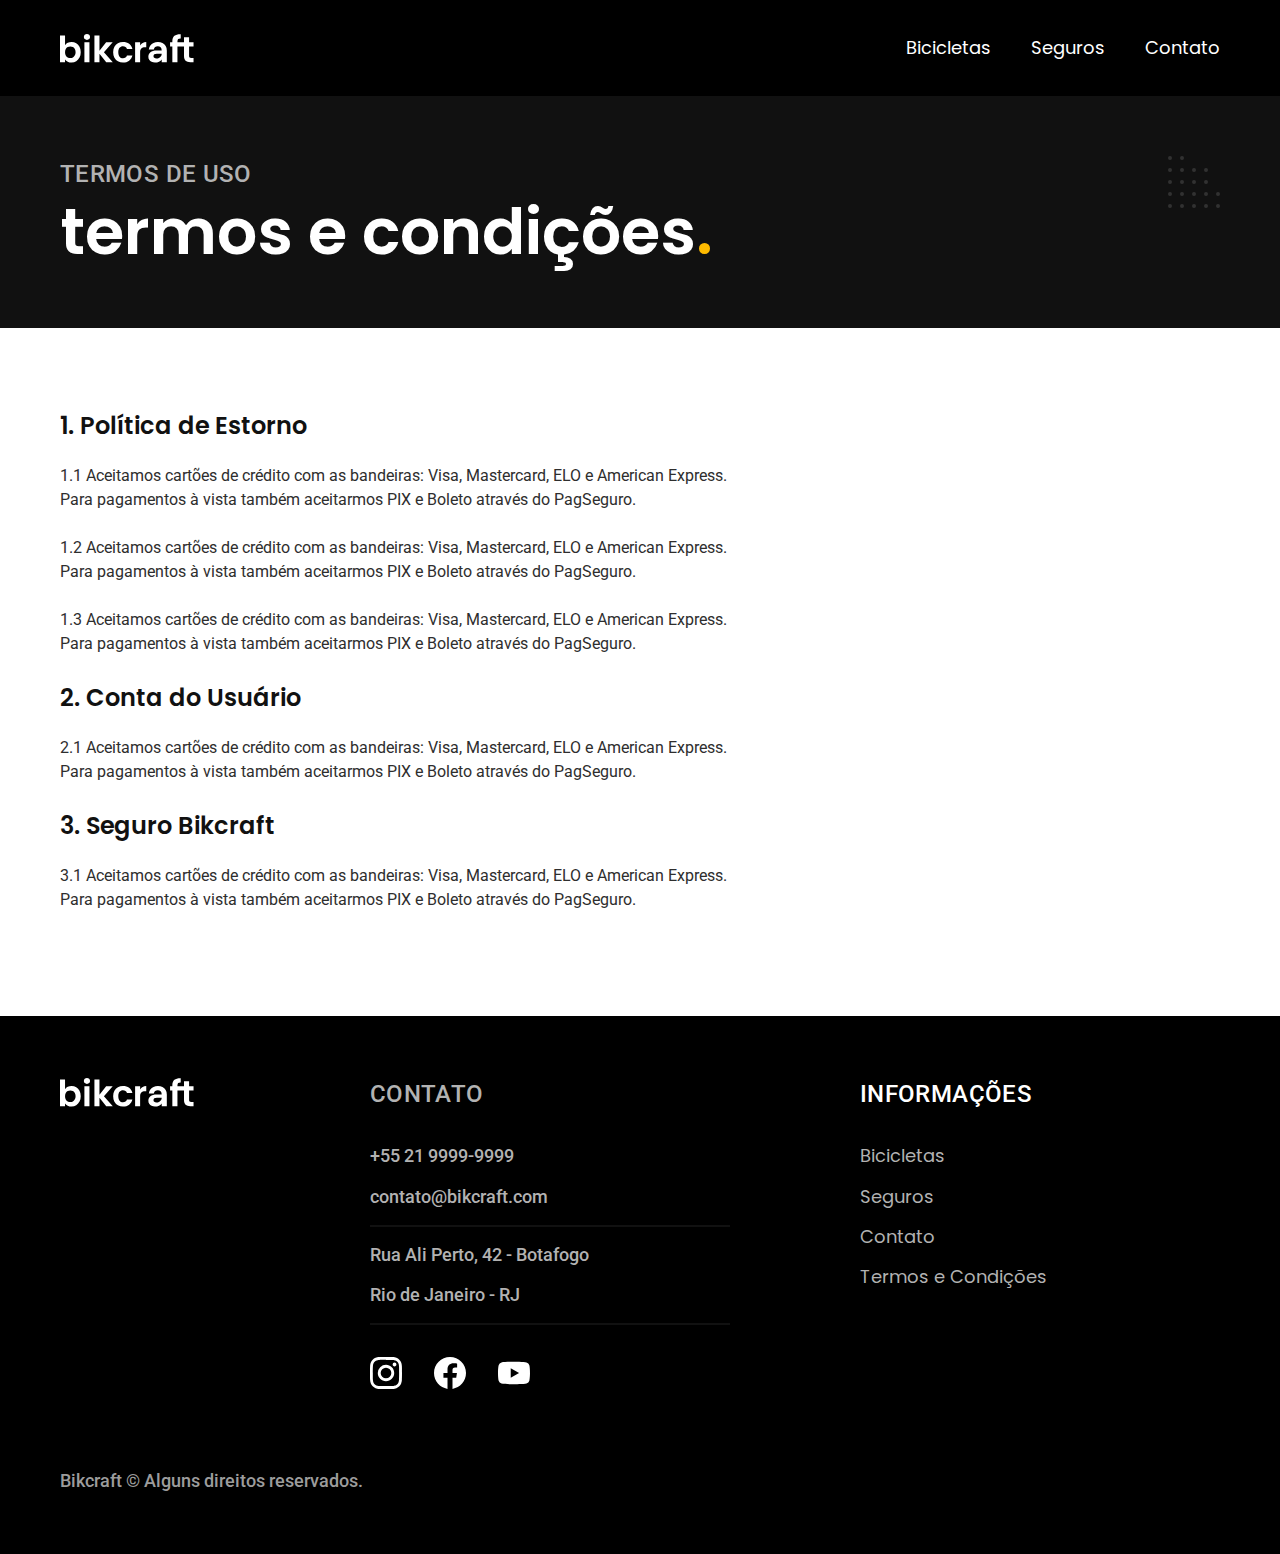
<file: termos.html>
<!DOCTYPE html>
<html lang="pt-br">
  <head>
    <meta charset="UTF-8" />
    <meta name="viewport" content="width=device-width, initial-scale=1.0" />
    <title>Termos e Condições | Bikcraft</title>
    <meta name="description" content="Termos e condições" />

    <link rel="icon" href="./favicon.svg" type="image/svg+xml" />
    <link rel="preload" href="./css/style.min.css" as="style" />
    <link rel="stylesheet" href="./css/style.min.css" />

    <link rel="preconnect" href="https://fonts.googleapis.com" />
    <link rel="preconnect" href="https://fonts.gstatic.com" crossorigin />
    <link
      href="https://fonts.googleapis.com/css2?family=Merriweather:ital,wght@1,900&family=Poppins:wght@400;600&family=Roboto:wght@400;500&display=swap"
      rel="stylesheet"
    />
    <script>
      document.documentElement.classList.add("js");
    </script>
  </head>
  <body id="termos">
    <header class="header-bg">
      <div class="header container">
        <a href="./">
          <img src="./img/bikcraft.svg" alt="Bikcraft" />
        </a>

        <nav aria-label="primaria">
          <ul class="header-menu font-1-m cor-0">
            <li><a href="./bicicletas.html">Bicicletas</a></li>
            <li><a href="./seguros.html">Seguros</a></li>
            <li><a href="./contato.html">Contato</a></li>
          </ul>
        </nav>
      </div>
    </header>

    <main>
      <div class="titulo-bg">
        <div class="titulo container">
          <p class="font-2-l-b cor-5">termos de uso</p>
          <h1 class="font-1-xxl cor-0">
            termos e condições<span class="cor-p1">.</span>
          </h1>
        </div>
      </div>

      <div class="termos font-2-s cor-10 container">
        <h2 class="font-1-l cor-11">1. Política de Estorno</h2>
        <p>
          1.1 Aceitamos cartões de crédito com as bandeiras: Visa, Mastercard,
          ELO e American Express. Para pagamentos à vista também aceitarmos PIX
          e Boleto através do PagSeguro.
        </p>
        <p>
          1.2 Aceitamos cartões de crédito com as bandeiras: Visa, Mastercard,
          ELO e American Express. Para pagamentos à vista também aceitarmos PIX
          e Boleto através do PagSeguro.
        </p>
        <p>
          1.3 Aceitamos cartões de crédito com as bandeiras: Visa, Mastercard,
          ELO e American Express. Para pagamentos à vista também aceitarmos PIX
          e Boleto através do PagSeguro.
        </p>
        <h2 class="font-1-l cor-11">2. Conta do Usuário</h2>
        <p>
          2.1 Aceitamos cartões de crédito com as bandeiras: Visa, Mastercard,
          ELO e American Express. Para pagamentos à vista também aceitarmos PIX
          e Boleto através do PagSeguro.
        </p>
        <h2 class="font-1-l cor-11">3. Seguro Bikcraft</h2>
        <p>
          3.1 Aceitamos cartões de crédito com as bandeiras: Visa, Mastercard,
          ELO e American Express. Para pagamentos à vista também aceitarmos PIX
          e Boleto através do PagSeguro.
        </p>
      </div>
    </main>

    <footer class="footer-bg">
      <div class="footer container">
        <img src="./img/bikcraft.svg" alt="Bikcraft" />
        <div class="footer-contato">
          <h3 class="font-2-l-b cor-5">Contato</h3>
          <ul class="font-2-m cor-5">
            <li><a href="tel:+552199999999">+55 21 9999-9999</a></li>
            <li>
              <a href="mailto:contato@bikcraft.com">contato@bikcraft.com</a>
            </li>
            <li>Rua Ali Perto, 42 - Botafogo</li>
            <li>Rio de Janeiro - RJ</li>
          </ul>
          <div class="footer-redes">
            <a href="./">
              <img src="./img/redes/instagram.svg" alt="Instagram" />
            </a>
            <a href="./">
              <img src="./img/redes/facebook.svg" alt="Facebook" />
            </a>
            <a href="./">
              <img src="./img/redes/youtube.svg" alt="Youtube" />
            </a>
          </div>
        </div>
        <div class="footer-informacoes">
          <h3 class="font-2-l-b cor-0">Informações</h3>
          <nav>
            <ul class="font-1-m cor-5">
              <li><a href="./bicicletas.html">Bicicletas</a></li>
              <li><a href="./seguros.html">Seguros</a></li>
              <li><a href="./contato.html">Contato</a></li>
              <li><a href="./termos.html">Termos e Condições</a></li>
            </ul>
          </nav>
        </div>
        <p class="footer-copy font-2-m cor-6">
          Bikcraft © Alguns direitos reservados.
        </p>
      </div>
    </footer>
    <script src="./js/script.js"></script>
  </body>
</html>
</file>
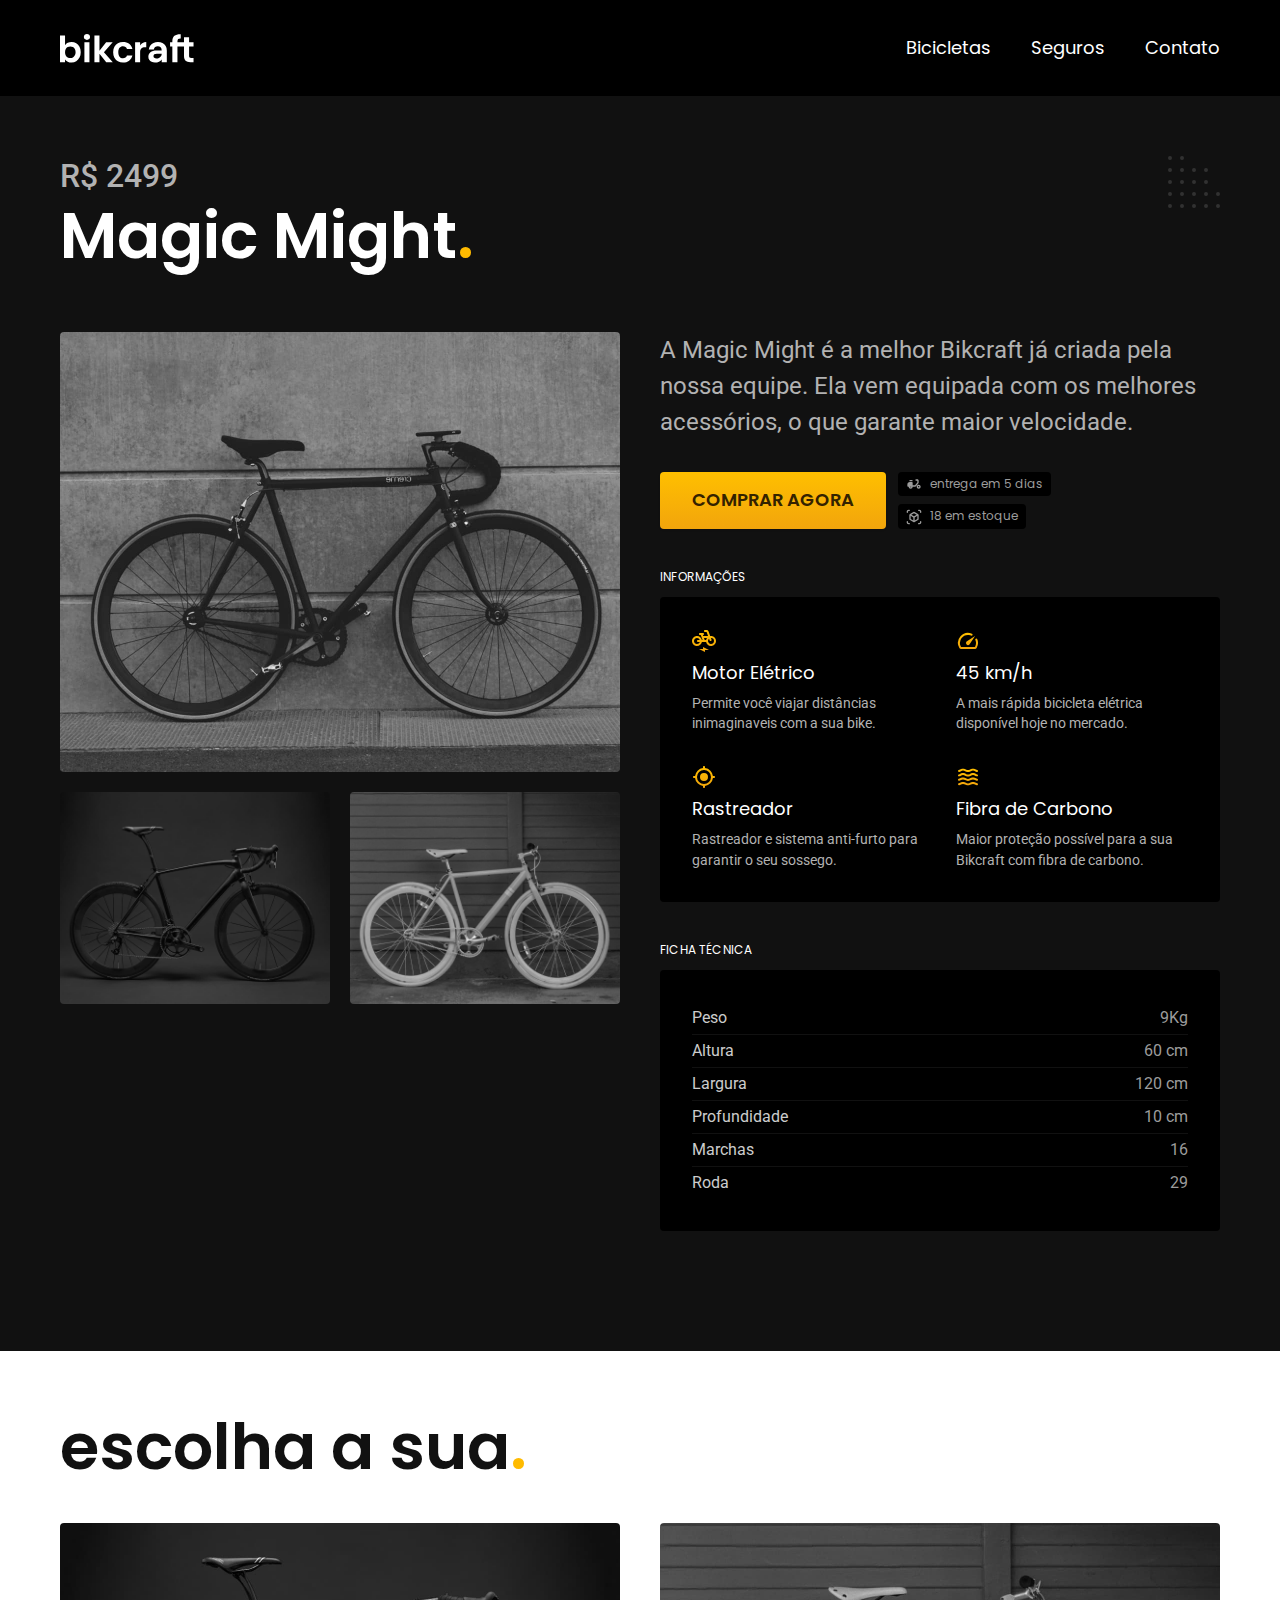
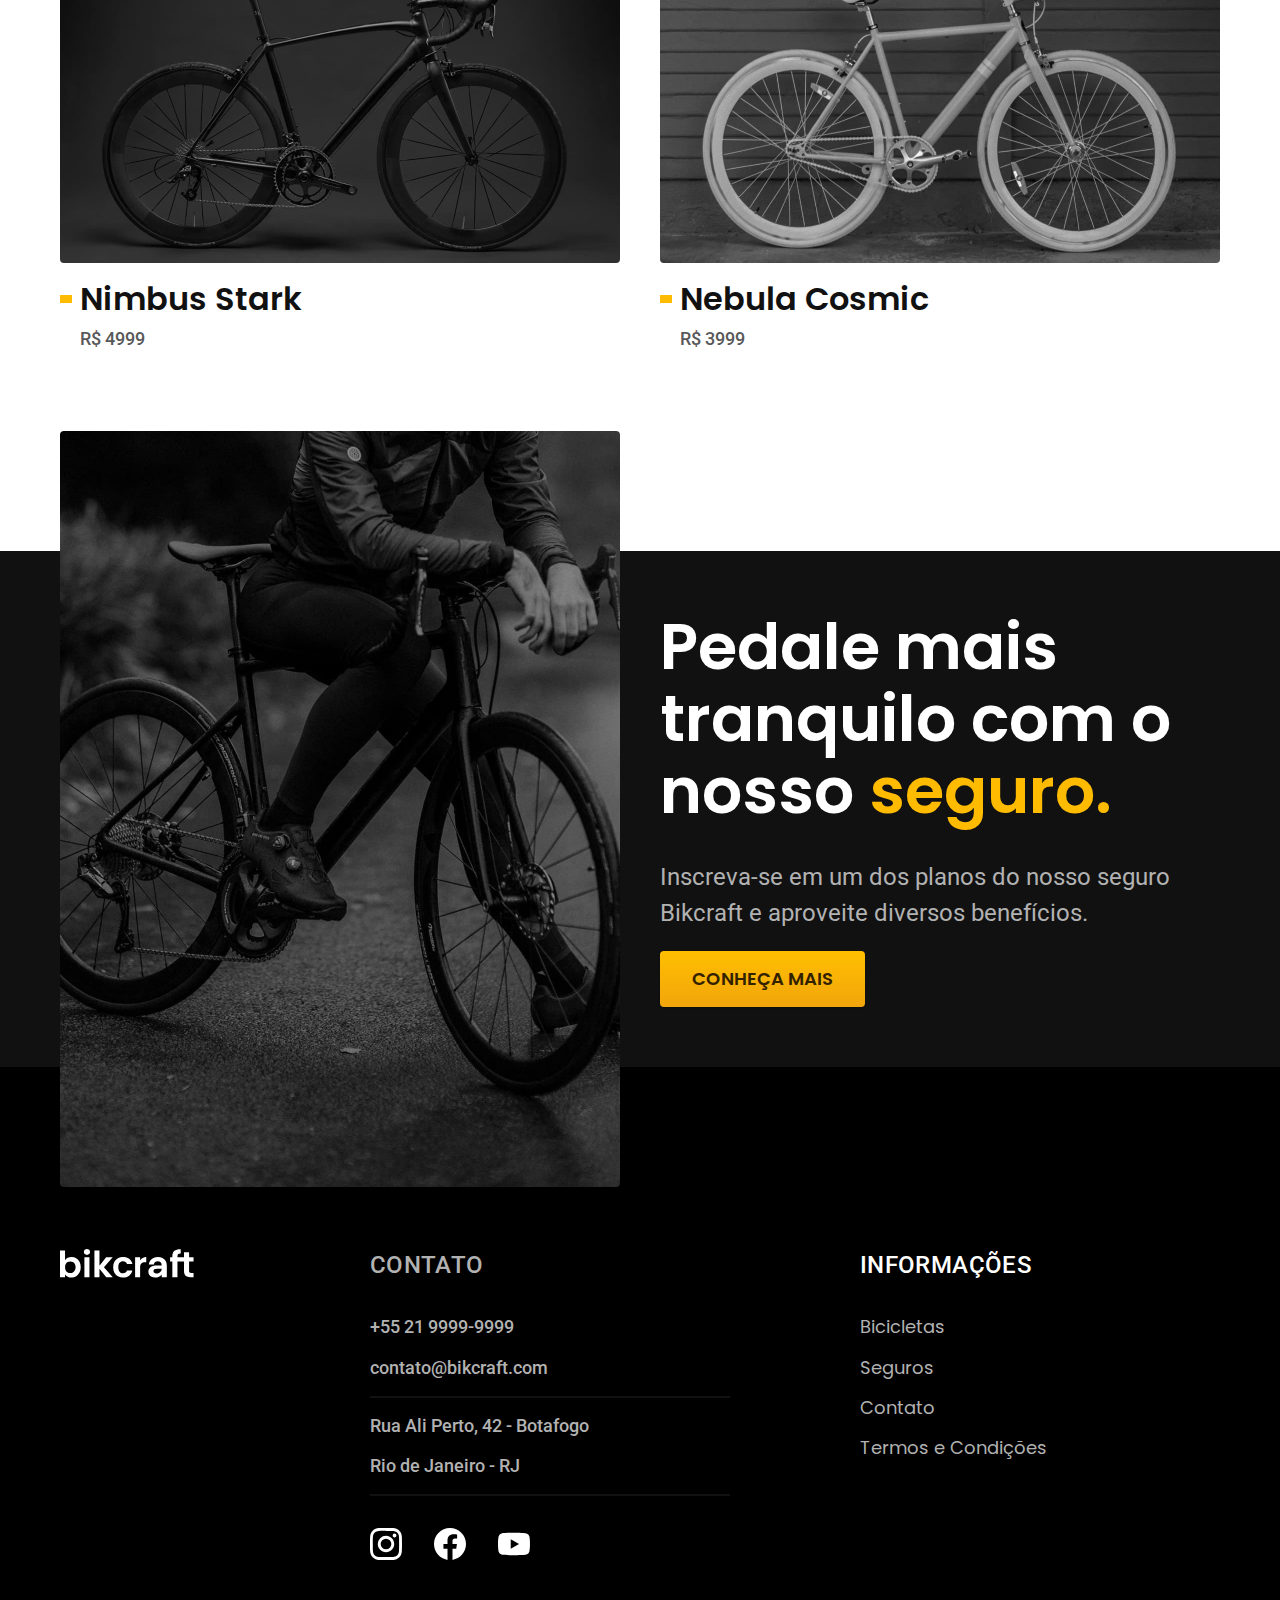
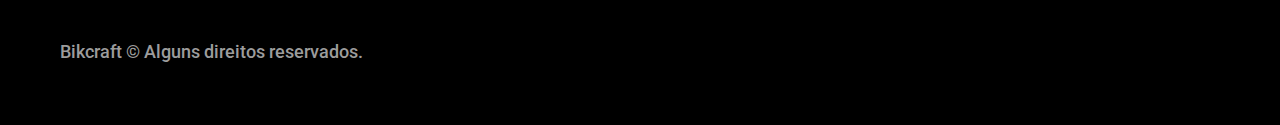
<file: bicicletas/magic.html>
<!DOCTYPE html>
<html lang="pt-br">
  <head>
    <meta charset="UTF-8" />
    <meta name="viewport" content="width=device-width, initial-scale=1.0" />
    <title>Magic | Bikcraft</title>
    <meta name="description" content="Bicicletas" />

    <link rel="icon" href="../favicon.svg" type="image/svg+xml" />
    <link rel="preload" href="../css/style.min.css" as="style" />
    <link rel="stylesheet" href="../css/style.min.css" />

    <link rel="preconnect" href="https://fonts.googleapis.com" />
    <link rel="preconnect" href="https://fonts.gstatic.com" crossorigin />
    <link
      href="https://fonts.googleapis.com/css2?family=Merriweather:ital,wght@1,900&family=Poppins:wght@400;600&family=Roboto:wght@400;500&display=swap"
      rel="stylesheet"
    />
    <script>
      document.documentElement.classList.add("js");
    </script>
  </head>
  <body id="bicicleta">
    <header class="header-bg">
      <div class="header container">
        <a href="./">
          <img src="../img/bikcraft.svg" alt="Bikcraft" />
        </a>

        <nav aria-label="primaria">
          <ul class="header-menu font-1-m cor-0">
            <li><a href="../bicicletas.html">Bicicletas</a></li>
            <li><a href="../seguros.html">Seguros</a></li>
            <li><a href="../contato.html">Contato</a></li>
          </ul>
        </nav>
      </div>
    </header>

    <main class="titulo-bg">
      <div>
        <div class="titulo container">
          <p class="font-2-xl cor-5">R$ 2499</p>
          <h1 class="font-1-xxl cor-0">
            Magic Might<span class="cor-p1">.</span>
          </h1>
        </div>
      </div>

      <div class="bicicleta container">
        <div class="bicicleta-imagens">
          <img src="../img/bicicleta/nimbus2.jpg" alt="" />
          <img src="../img/bicicleta/nimbus1.jpg" alt="" />
          <img src="../img/bicicleta/nimbus3.jpg" alt="" />
        </div>
        <div class="bicicleta-conteudo">
          <p class="font-2-l cor-5">
            A Magic Might é a melhor Bikcraft já criada pela nossa equipe. Ela
            vem equipada com os melhores acessórios, o que garante maior
            velocidade.
          </p>
          <div class="bicicleta-comprar">
            <a
              href="../orcamento.html?tipo=bikcraft&produto=magic"
              class="botao"
              >comprar agora</a
            >
            <span class="font-1-xs cor-6"
              ><img src="../img/icones/entrega.svg" alt="" /> entrega em 5
              dias</span
            >
            <span class="font-1-xs cor-6"
              ><img src="../img/icones/estoque.svg" alt="" /> 18 em
              estoque</span
            >
          </div>
          <h2 class="font-1-xs cor-0">informações</h2>
          <ul class="bicicleta-informacoes">
            <li>
              <img src="../img/icones/eletrica.svg" alt="" />
              <h3 class="font-1-m cor-0">Motor Elétrico</h3>
              <p class="font-2-xs cor-5">
                Permite você viajar distâncias inimaginaveis com a sua bike.
              </p>
            </li>
            <li>
              <img src="../img/icones/velocidade.svg" alt="" />
              <h3 class="font-1-m cor-0">45 km/h</h3>
              <p class="font-2-xs cor-5">
                A mais rápida bicicleta elétrica disponível hoje no mercado.
              </p>
            </li>
            <li>
              <img src="../img/icones/rastreador.svg" alt="" />
              <h3 class="font-1-m cor-0">Rastreador</h3>
              <p class="font-2-xs cor-5">
                Rastreador e sistema anti-furto para garantir o seu sossego.
              </p>
            </li>
            <li>
              <img src="../img/icones/carbono.svg" alt="" />
              <h3 class="font-1-m cor-0">Fibra de Carbono</h3>
              <p class="font-2-xs cor-5">
                Maior proteção possível para a sua Bikcraft com fibra de
                carbono.
              </p>
            </li>
          </ul>
          <h2 class="font-1-xs cor-0">FICHA TÉCNICA</h2>
          <ul class="bicicleta-ficha font-2-s cor-4">
            <li>Peso <span>9Kg</span></li>
            <li>Altura <span>60 cm</span></li>
            <li>Largura <span>120 cm</span></li>
            <li>Profundidade <span>10 cm</span></li>
            <li>Marchas <span>16</span></li>
            <li>Roda <span>29</span></li>
          </ul>
        </div>
      </div>
    </main>

    <article class="bicicletas-lista container">
      <h2 class="font-1-xxl">escolha a sua<span class="cor-p1">.</span></h2>
      <ul>
        <li>
          <a href="./nimbus.html">
            <img src="../img/bicicletas/nimbus.jpg" alt="Bicicleta preta" />
            <h3 class="font-1-xl">Nimbus Stark</h3>
            <span class="font-2-m cor-8">R$ 4999</span>
          </a>
        </li>
        <li>
          <a href="./nebula.html">
            <img src="../img/bicicletas/nebula.jpg" alt="Bicicleta preta" />
            <h3 class="font-1-xl">Nebula Cosmic</h3>
            <span class="font-2-m cor-8">R$ 3999</span>
          </a>
        </li>
      </ul>
    </article>

    <article class="seguro-bg">
      <div class="seguro container">
        <div class="seguro-imagem">
          <img
            src="../img/fotos/seguros.jpg"
            alt="Pessoa parada em cima de uma bicicleta."
          />
        </div>
        <div class="seguro-conteudo">
          <h2 class="font-1-xxl cor-0">
            Pedale mais tranquilo com o nosso
            <span class="cor-p1">seguro.</span>
          </h2>
          <p class="font-2-l cor-5">
            Inscreva-se em um dos planos do nosso seguro Bikcraft e aproveite
            diversos benefícios.
          </p>
          <a href="../orcamento.html" class="botao">conheça mais</a>
        </div>
      </div>
    </article>

    <footer class="footer-bg">
      <div class="footer container">
        <img src="../img/bikcraft.svg" alt="Bikcraft" />
        <div class="footer-contato">
          <h3 class="font-2-l-b cor-5">Contato</h3>
          <ul class="font-2-m cor-5">
            <li><a href="tel:+552199999999">+55 21 9999-9999</a></li>
            <li>
              <a href="mailto:contato@bikcraft.com">contato@bikcraft.com</a>
            </li>
            <li>Rua Ali Perto, 42 - Botafogo</li>
            <li>Rio de Janeiro - RJ</li>
          </ul>
          <div class="footer-redes">
            <a href="../">
              <img src="../img/redes/instagram.svg" alt="Instagram" />
            </a>
            <a href="../">
              <img src="../img/redes/facebook.svg" alt="Facebook" />
            </a>
            <a href="../">
              <img src="../img/redes/youtube.svg" alt="Youtube" />
            </a>
          </div>
        </div>
        <div class="footer-informacoes">
          <h3 class="font-2-l-b cor-0">Informações</h3>
          <nav>
            <ul class="font-1-m cor-5">
              <li><a href="../bicicletas.html">Bicicletas</a></li>
              <li><a href="../seguros.html">Seguros</a></li>
              <li><a href="../contato.html">Contato</a></li>
              <li><a href="../termos.html">Termos e Condições</a></li>
            </ul>
          </nav>
        </div>
        <p class="footer-copy font-2-m cor-6">
          Bikcraft © Alguns direitos reservados.
        </p>
      </div>
    </footer>
    <script src="../js/script.js"></script>
  </body>
</html>
</file>
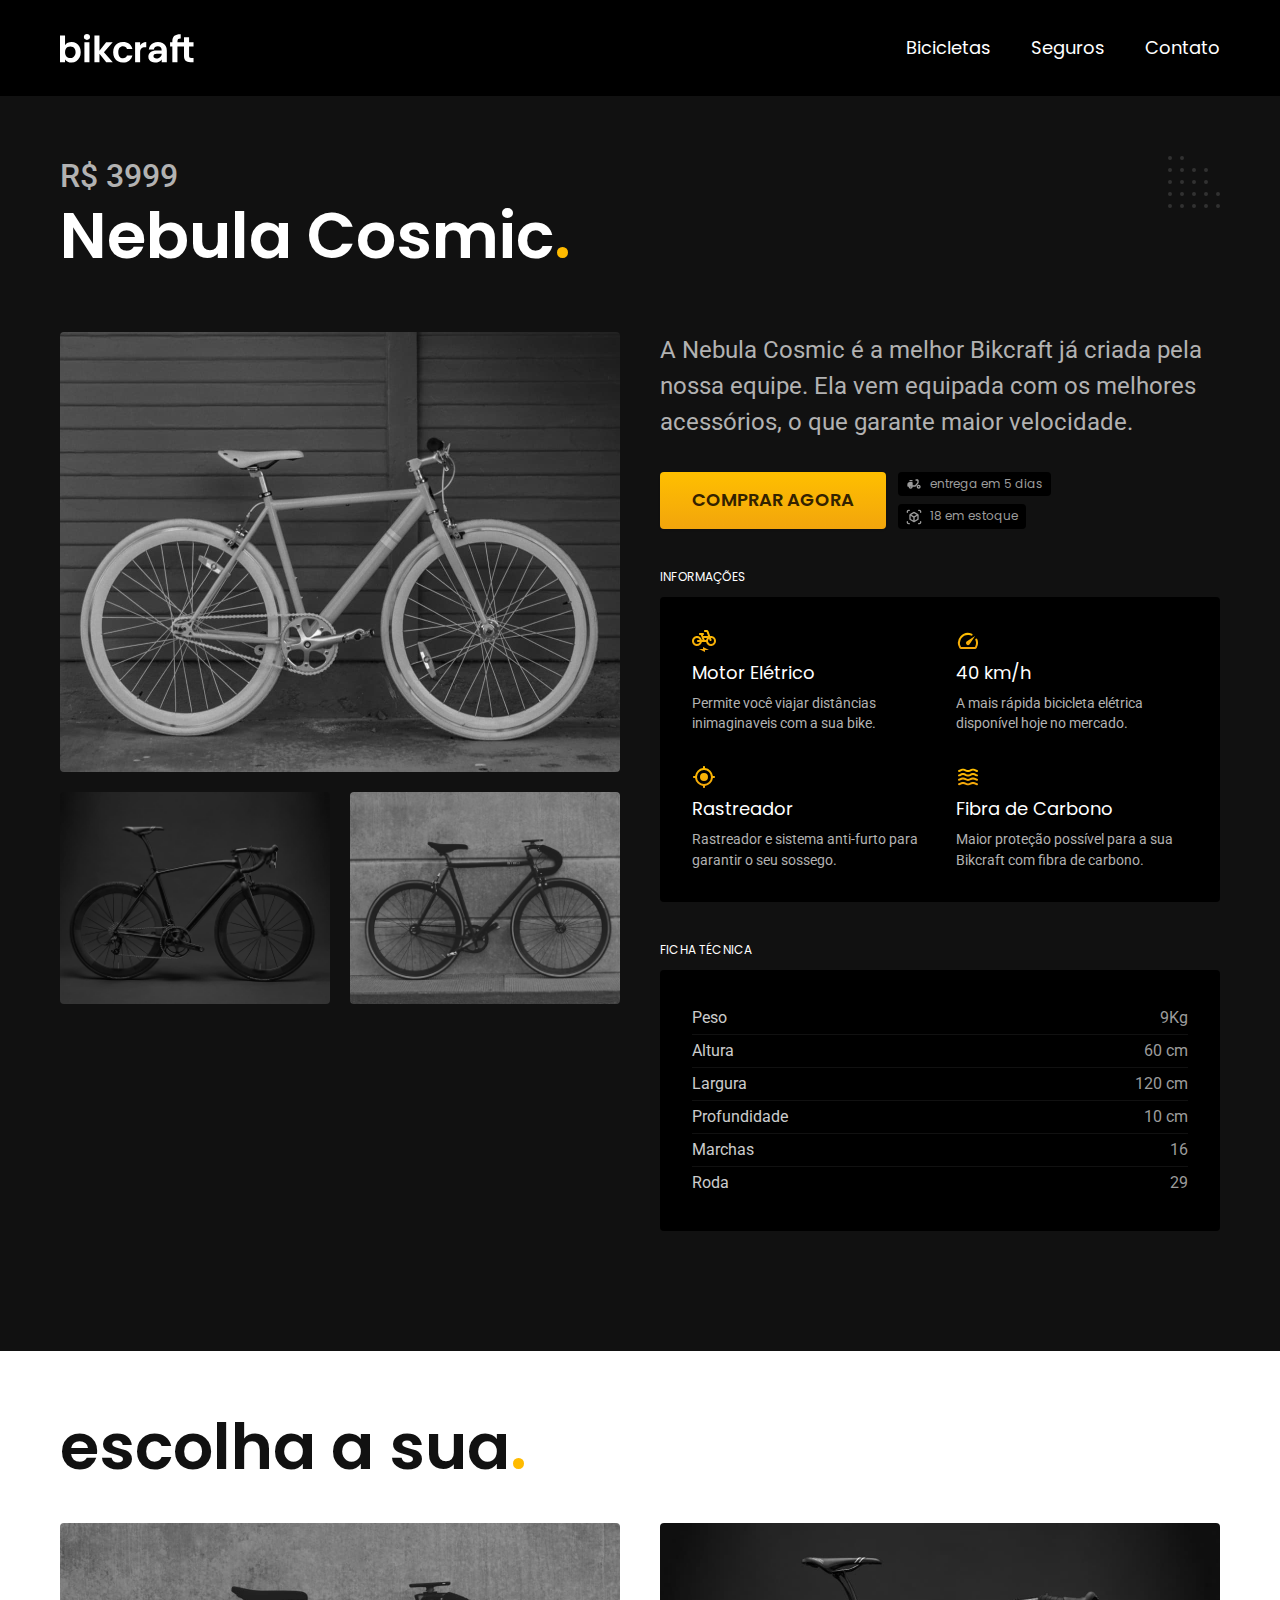
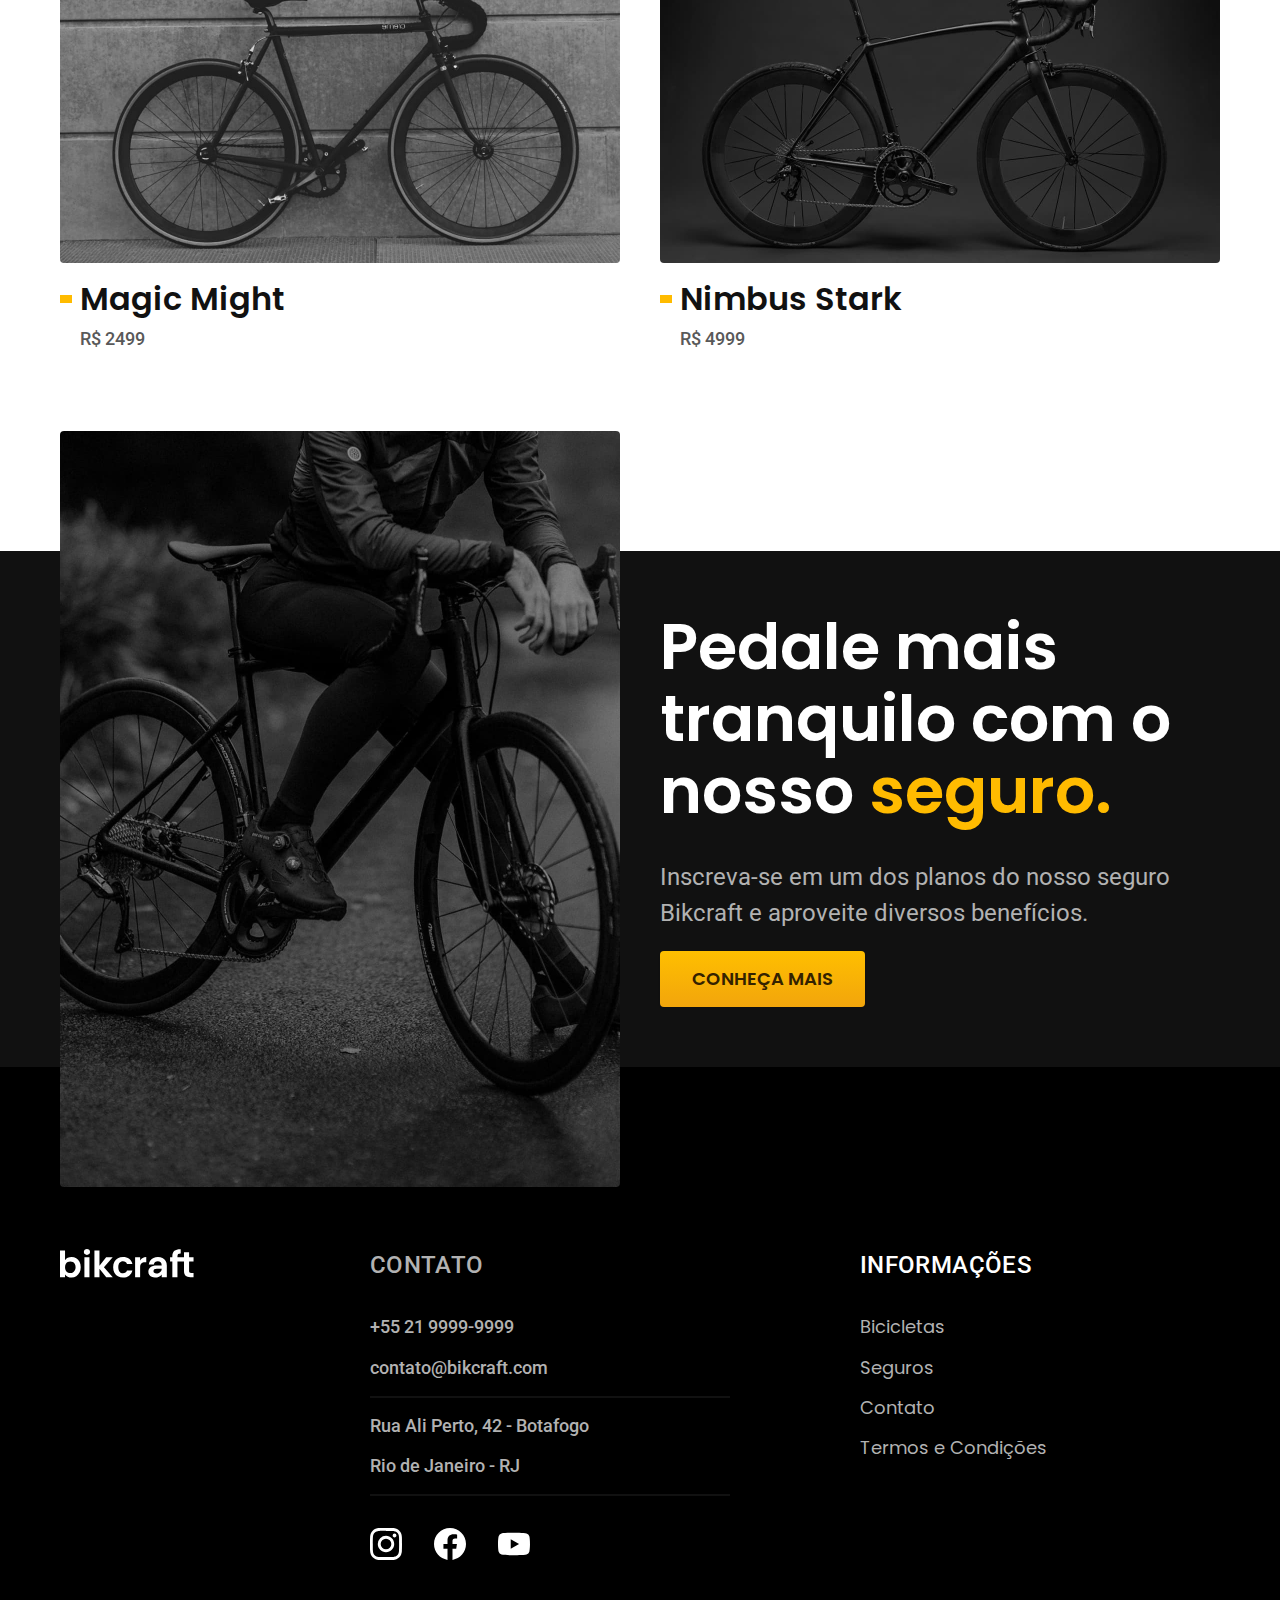
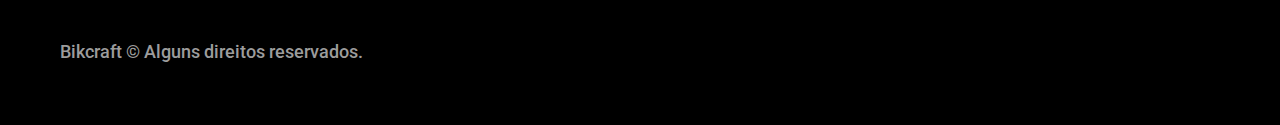
<file: bicicletas/nebula.html>
<!DOCTYPE html>
<html lang="pt-br">
  <head>
    <meta charset="UTF-8" />
    <meta name="viewport" content="width=device-width, initial-scale=1.0" />
    <title>Nebula | Bikcraft</title>
    <meta name="description" content="Bicicletas" />

    <link rel="icon" href="../favicon.svg" type="image/svg+xml" />
    <link rel="preload" href="../css/style.min.css" as="style" />
    <link rel="stylesheet" href="../css/style.min.css" />

    <link rel="preconnect" href="https://fonts.googleapis.com" />
    <link rel="preconnect" href="https://fonts.gstatic.com" crossorigin />
    <link
      href="https://fonts.googleapis.com/css2?family=Merriweather:ital,wght@1,900&family=Poppins:wght@400;600&family=Roboto:wght@400;500&display=swap"
      rel="stylesheet"
    />
    <script>
      document.documentElement.classList.add("js");
    </script>
  </head>
  <body id="bicicleta">
    <header class="header-bg">
      <div class="header container">
        <a href="./">
          <img src="../img/bikcraft.svg" alt="Bikcraft" />
        </a>

        <nav aria-label="primaria">
          <ul class="header-menu font-1-m cor-0">
            <li><a href="../bicicletas.html">Bicicletas</a></li>
            <li><a href="../seguros.html">Seguros</a></li>
            <li><a href="../contato.html">Contato</a></li>
          </ul>
        </nav>
      </div>
    </header>

    <main class="titulo-bg">
      <div>
        <div class="titulo container">
          <p class="font-2-xl cor-5">R$ 3999</p>
          <h1 class="font-1-xxl cor-0">
            Nebula Cosmic<span class="cor-p1">.</span>
          </h1>
        </div>
      </div>

      <div class="bicicleta container">
        <div class="bicicleta-imagens">
          <img src="../img/bicicleta/nimbus3.jpg" alt="" />
          <img src="../img/bicicleta/nimbus1.jpg" alt="" />
          <img src="../img/bicicleta/nimbus2.jpg" alt="" />
        </div>
        <div class="bicicleta-conteudo">
          <p class="font-2-l cor-5">
            A Nebula Cosmic é a melhor Bikcraft já criada pela nossa equipe. Ela
            vem equipada com os melhores acessórios, o que garante maior
            velocidade.
          </p>
          <div class="bicicleta-comprar">
            <a
              href="../orcamento.html?tipo=bikcraft&produto=nebula"
              class="botao"
              >comprar agora</a
            >
            <span class="font-1-xs cor-6"
              ><img src="../img/icones/entrega.svg" alt="" /> entrega em 5
              dias</span
            >
            <span class="font-1-xs cor-6"
              ><img src="../img/icones/estoque.svg" alt="" /> 18 em
              estoque</span
            >
          </div>
          <h2 class="font-1-xs cor-0">informações</h2>
          <ul class="bicicleta-informacoes">
            <li>
              <img src="../img/icones/eletrica.svg" alt="" />
              <h3 class="font-1-m cor-0">Motor Elétrico</h3>
              <p class="font-2-xs cor-5">
                Permite você viajar distâncias inimaginaveis com a sua bike.
              </p>
            </li>
            <li>
              <img src="../img/icones/velocidade.svg" alt="" />
              <h3 class="font-1-m cor-0">40 km/h</h3>
              <p class="font-2-xs cor-5">
                A mais rápida bicicleta elétrica disponível hoje no mercado.
              </p>
            </li>
            <li>
              <img src="../img/icones/rastreador.svg" alt="" />
              <h3 class="font-1-m cor-0">Rastreador</h3>
              <p class="font-2-xs cor-5">
                Rastreador e sistema anti-furto para garantir o seu sossego.
              </p>
            </li>
            <li>
              <img src="../img/icones/carbono.svg" alt="" />
              <h3 class="font-1-m cor-0">Fibra de Carbono</h3>
              <p class="font-2-xs cor-5">
                Maior proteção possível para a sua Bikcraft com fibra de
                carbono.
              </p>
            </li>
          </ul>
          <h2 class="font-1-xs cor-0">FICHA TÉCNICA</h2>
          <ul class="bicicleta-ficha font-2-s cor-4">
            <li>Peso <span>9Kg</span></li>
            <li>Altura <span>60 cm</span></li>
            <li>Largura <span>120 cm</span></li>
            <li>Profundidade <span>10 cm</span></li>
            <li>Marchas <span>16</span></li>
            <li>Roda <span>29</span></li>
          </ul>
        </div>
      </div>
    </main>

    <article class="bicicletas-lista container">
      <h2 class="font-1-xxl">escolha a sua<span class="cor-p1">.</span></h2>
      <ul>
        <li>
          <a href="./magic.html">
            <img src="../img/bicicletas/magic.jpg" alt="Bicicleta preta" />
            <h3 class="font-1-xl">Magic Might</h3>
            <span class="font-2-m cor-8">R$ 2499</span>
          </a>
        </li>
        <li>
          <a href="./nimbus.html">
            <img src="../img/bicicletas/nimbus.jpg" alt="Bicicleta preta" />
            <h3 class="font-1-xl">Nimbus Stark</h3>
            <span class="font-2-m cor-8">R$ 4999</span>
          </a>
        </li>
      </ul>
    </article>

    <article class="seguro-bg">
      <div class="seguro container">
        <div class="seguro-imagem">
          <img
            src="../img/fotos/seguros.jpg"
            alt="Pessoa parada em cima de uma bicicleta."
          />
        </div>
        <div class="seguro-conteudo">
          <h2 class="font-1-xxl cor-0">
            Pedale mais tranquilo com o nosso
            <span class="cor-p1">seguro.</span>
          </h2>
          <p class="font-2-l cor-5">
            Inscreva-se em um dos planos do nosso seguro Bikcraft e aproveite
            diversos benefícios.
          </p>
          <a href="../orcamento.html" class="botao">conheça mais</a>
        </div>
      </div>
    </article>

    <footer class="footer-bg">
      <div class="footer container">
        <img src="../img/bikcraft.svg" alt="Bikcraft" />
        <div class="footer-contato">
          <h3 class="font-2-l-b cor-5">Contato</h3>
          <ul class="font-2-m cor-5">
            <li><a href="tel:+552199999999">+55 21 9999-9999</a></li>
            <li>
              <a href="mailto:contato@bikcraft.com">contato@bikcraft.com</a>
            </li>
            <li>Rua Ali Perto, 42 - Botafogo</li>
            <li>Rio de Janeiro - RJ</li>
          </ul>
          <div class="footer-redes">
            <a href="../">
              <img src="../img/redes/instagram.svg" alt="Instagram" />
            </a>
            <a href="../">
              <img src="../img/redes/facebook.svg" alt="Facebook" />
            </a>
            <a href="../">
              <img src="../img/redes/youtube.svg" alt="Youtube" />
            </a>
          </div>
        </div>
        <div class="footer-informacoes">
          <h3 class="font-2-l-b cor-0">Informações</h3>
          <nav>
            <ul class="font-1-m cor-5">
              <li><a href="../bicicletas.html">Bicicletas</a></li>
              <li><a href="../seguros.html">Seguros</a></li>
              <li><a href="../contato.html">Contato</a></li>
              <li><a href="../termos.html">Termos e Condições</a></li>
            </ul>
          </nav>
        </div>
        <p class="footer-copy font-2-m cor-6">
          Bikcraft © Alguns direitos reservados.
        </p>
      </div>
    </footer>
    <script src="../js/script.js"></script>
  </body>
</html>
</file>
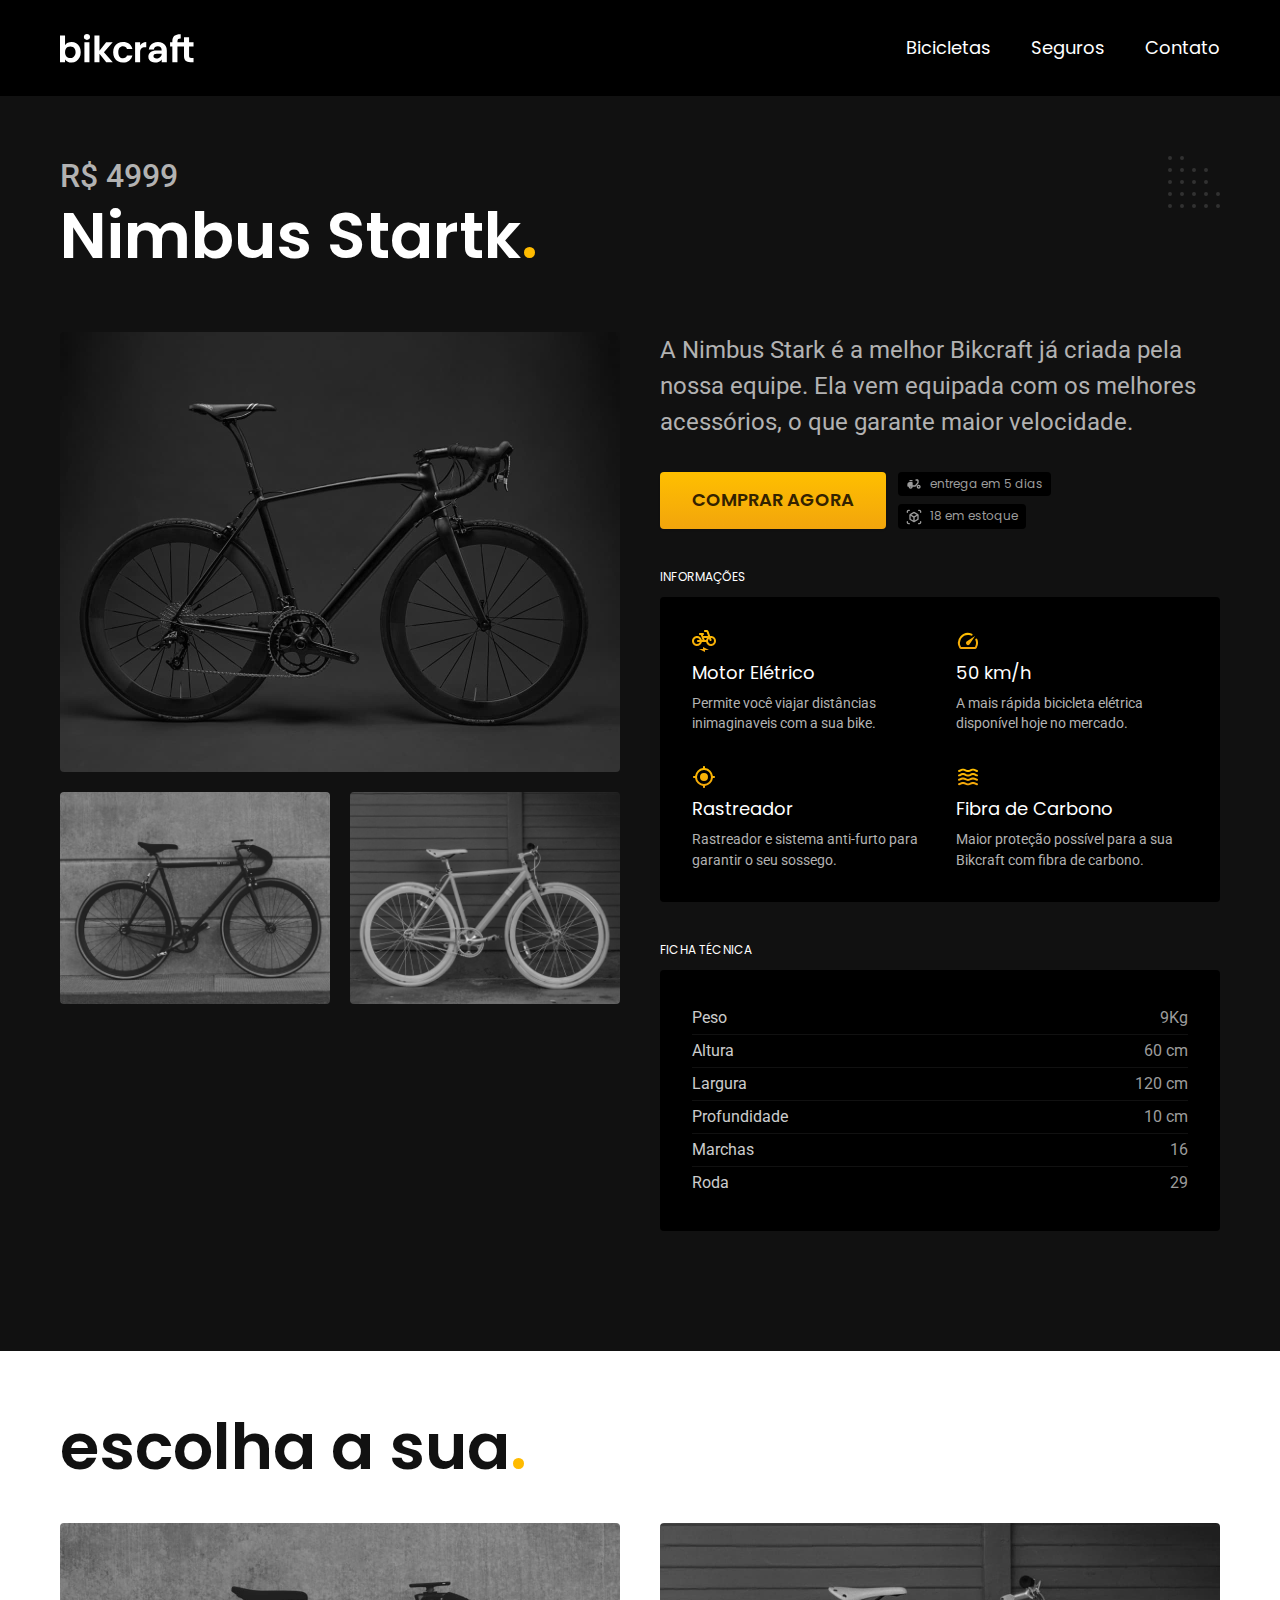
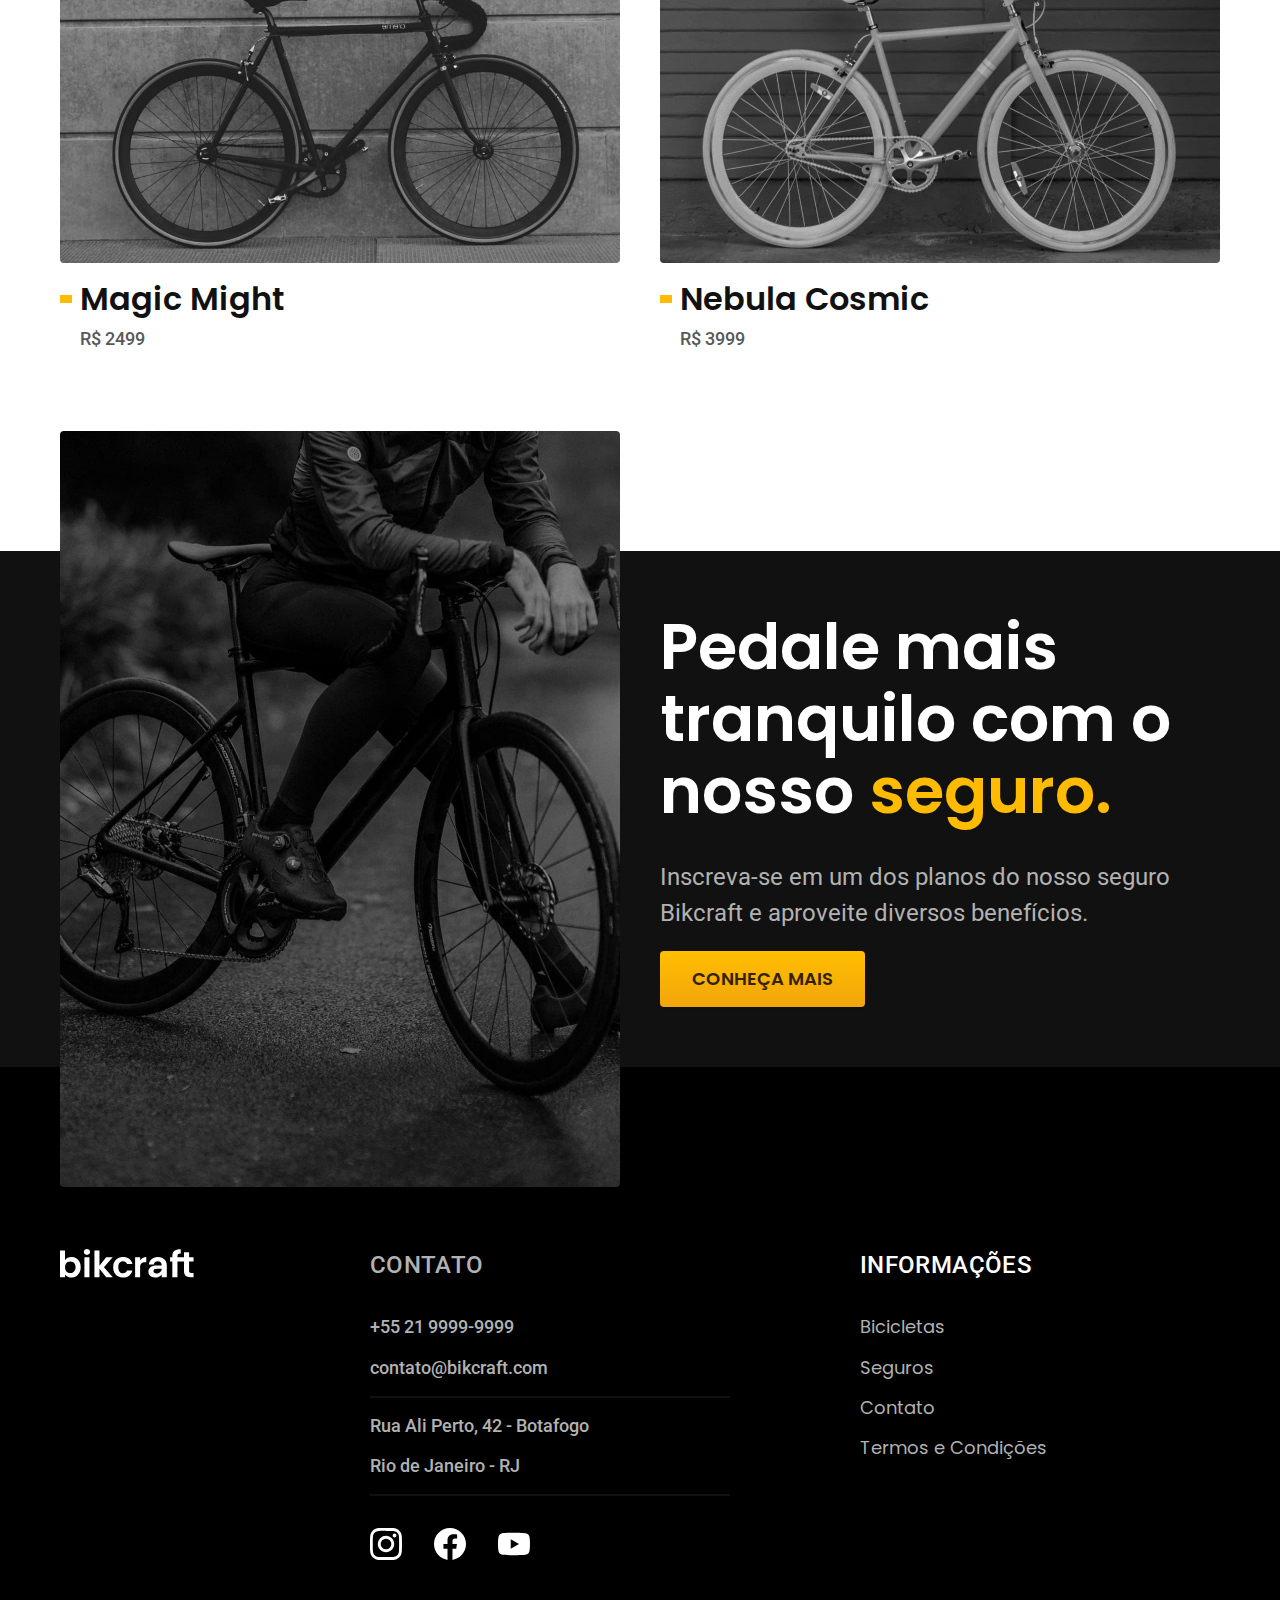
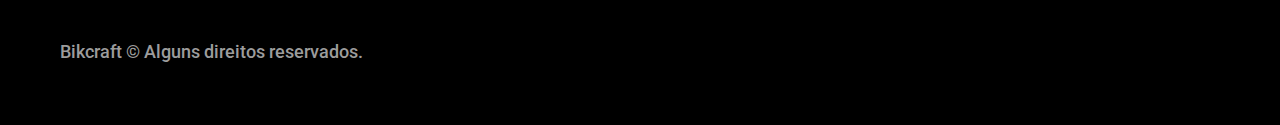
<file: bicicletas/nimbus.html>
<!DOCTYPE html>
<html lang="pt-br">
  <head>
    <meta charset="UTF-8" />
    <meta name="viewport" content="width=device-width, initial-scale=1.0" />
    <title>Nimbus | Bikcraft</title>
    <meta name="description" content="Bicicletas" />

    <link rel="icon" href="../favicon.svg" type="image/svg+xml" />
    <link rel="preload" href="../css/style.min.css" as="style" />
    <link rel="stylesheet" href="../css/style.min.css" />

    <link rel="preconnect" href="https://fonts.googleapis.com" />
    <link rel="preconnect" href="https://fonts.gstatic.com" crossorigin />
    <link
      href="https://fonts.googleapis.com/css2?family=Merriweather:ital,wght@1,900&family=Poppins:wght@400;600&family=Roboto:wght@400;500&display=swap"
      rel="stylesheet"
    />
    <script>
      document.documentElement.classList.add("js");
    </script>
  </head>
  <body id="bicicleta">
    <header class="header-bg">
      <div class="header container">
        <a href="./">
          <img src="../img/bikcraft.svg" alt="Bikcraft" />
        </a>

        <nav aria-label="primaria">
          <ul class="header-menu font-1-m cor-0">
            <li><a href="../bicicletas.html">Bicicletas</a></li>
            <li><a href="../seguros.html">Seguros</a></li>
            <li><a href="../contato.html">Contato</a></li>
          </ul>
        </nav>
      </div>
    </header>

    <main class="titulo-bg">
      <div>
        <div class="titulo container">
          <p class="font-2-xl cor-5">R$ 4999</p>
          <h1 class="font-1-xxl cor-0">
            Nimbus Startk<span class="cor-p1">.</span>
          </h1>
        </div>
      </div>

      <div class="bicicleta container">
        <div class="bicicleta-imagens">
          <img src="../img/bicicleta/nimbus1.jpg" alt="" />
          <img src="../img/bicicleta/nimbus2.jpg" alt="" />
          <img src="../img/bicicleta/nimbus3.jpg" alt="" />
        </div>
        <div class="bicicleta-conteudo">
          <p class="font-2-l cor-5">
            A Nimbus Stark é a melhor Bikcraft já criada pela nossa equipe. Ela
            vem equipada com os melhores acessórios, o que garante maior
            velocidade.
          </p>
          <div class="bicicleta-comprar">
            <a
              href="../orcamento.html?tipo=bikcraft&produto=nimbus"
              class="botao"
              >comprar agora</a
            >
            <span class="font-1-xs cor-6"
              ><img src="../img/icones/entrega.svg" alt="" /> entrega em 5
              dias</span
            >
            <span class="font-1-xs cor-6"
              ><img src="../img/icones/estoque.svg" alt="" /> 18 em
              estoque</span
            >
          </div>
          <h2 class="font-1-xs cor-0">informações</h2>
          <ul class="bicicleta-informacoes">
            <li>
              <img src="../img/icones/eletrica.svg" alt="" />
              <h3 class="font-1-m cor-0">Motor Elétrico</h3>
              <p class="font-2-xs cor-5">
                Permite você viajar distâncias inimaginaveis com a sua bike.
              </p>
            </li>
            <li>
              <img src="../img/icones/velocidade.svg" alt="" />
              <h3 class="font-1-m cor-0">50 km/h</h3>
              <p class="font-2-xs cor-5">
                A mais rápida bicicleta elétrica disponível hoje no mercado.
              </p>
            </li>
            <li>
              <img src="../img/icones/rastreador.svg" alt="" />
              <h3 class="font-1-m cor-0">Rastreador</h3>
              <p class="font-2-xs cor-5">
                Rastreador e sistema anti-furto para garantir o seu sossego.
              </p>
            </li>
            <li>
              <img src="../img/icones/carbono.svg" alt="" />
              <h3 class="font-1-m cor-0">Fibra de Carbono</h3>
              <p class="font-2-xs cor-5">
                Maior proteção possível para a sua Bikcraft com fibra de
                carbono.
              </p>
            </li>
          </ul>
          <h2 class="font-1-xs cor-0">FICHA TÉCNICA</h2>
          <ul class="bicicleta-ficha font-2-s cor-4">
            <li>Peso <span>9Kg</span></li>
            <li>Altura <span>60 cm</span></li>
            <li>Largura <span>120 cm</span></li>
            <li>Profundidade <span>10 cm</span></li>
            <li>Marchas <span>16</span></li>
            <li>Roda <span>29</span></li>
          </ul>
        </div>
      </div>
    </main>

    <article class="bicicletas-lista container">
      <h2 class="font-1-xxl">escolha a sua<span class="cor-p1">.</span></h2>
      <ul>
        <li>
          <a href="./magic.html">
            <img src="../img/bicicletas/magic.jpg" alt="Bicicleta preta" />
            <h3 class="font-1-xl">Magic Might</h3>
            <span class="font-2-m cor-8">R$ 2499</span>
          </a>
        </li>
        <li>
          <a href="./nebula.html">
            <img src="../img/bicicletas/nebula.jpg" alt="Bicicleta preta" />
            <h3 class="font-1-xl">Nebula Cosmic</h3>
            <span class="font-2-m cor-8">R$ 3999</span>
          </a>
        </li>
      </ul>
    </article>

    <article class="seguro-bg">
      <div class="seguro container">
        <div class="seguro-imagem">
          <img
            src="../img/fotos/seguros.jpg"
            alt="Pessoa parada em cima de uma bicicleta."
          />
        </div>
        <div class="seguro-conteudo">
          <h2 class="font-1-xxl cor-0">
            Pedale mais tranquilo com o nosso
            <span class="cor-p1">seguro.</span>
          </h2>
          <p class="font-2-l cor-5">
            Inscreva-se em um dos planos do nosso seguro Bikcraft e aproveite
            diversos benefícios.
          </p>
          <a href="../orcamento.html" class="botao">conheça mais</a>
        </div>
      </div>
    </article>

    <footer class="footer-bg">
      <div class="footer container">
        <img src="../img/bikcraft.svg" alt="Bikcraft" />
        <div class="footer-contato">
          <h3 class="font-2-l-b cor-5">Contato</h3>
          <ul class="font-2-m cor-5">
            <li><a href="tel:+552199999999">+55 21 9999-9999</a></li>
            <li>
              <a href="mailto:contato@bikcraft.com">contato@bikcraft.com</a>
            </li>
            <li>Rua Ali Perto, 42 - Botafogo</li>
            <li>Rio de Janeiro - RJ</li>
          </ul>
          <div class="footer-redes">
            <a href="../">
              <img src="../img/redes/instagram.svg" alt="Instagram" />
            </a>
            <a href="../">
              <img src="../img/redes/facebook.svg" alt="Facebook" />
            </a>
            <a href="../">
              <img src="../img/redes/youtube.svg" alt="Youtube" />
            </a>
          </div>
        </div>
        <div class="footer-informacoes">
          <h3 class="font-2-l-b cor-0">Informações</h3>
          <nav>
            <ul class="font-1-m cor-5">
              <li><a href="../bicicletas.html">Bicicletas</a></li>
              <li><a href="../seguros.html">Seguros</a></li>
              <li><a href="../contato.html">Contato</a></li>
              <li><a href="../termos.html">Termos e Condições</a></li>
            </ul>
          </nav>
        </div>
        <p class="footer-copy font-2-m cor-6">
          Bikcraft © Alguns direitos reservados.
        </p>
      </div>
    </footer>
    <script src="../js/script.js"></script>
  </body>
</html>
</file>
<file: css/style.min.css>
body{margin:0;font-family:Arial,Helvetica,sans-serif;color:#111}blockquote,dd,h1,h2,h3,h4,p,ul{margin:0}ul{padding:0;list-style:none}a{text-decoration:none;color:inherit}img{max-width:100%;height:auto;display:block}img[src$=".jpg"]{border-radius:4px}.font-1-xs{font:400 0.75rem/1.35 Poppins,sans-serif}.font-2-xs{font:400 0.875rem/1.43 Roboto,sans-serif}.font-1-s{font:400 1rem/1.5 Poppins,sans-serif}.font-2-s{font:400 1rem/1.5 Roboto,sans-serif}.font-1-m,.font-1-m-b{font:400 1.125rem/1.35 Poppins,sans-serif}.font-1-m-b{font-weight:600}.font-2-m{font:500 1.125rem/1.35 Roboto,sans-serif}.font-1-l{font:400 1.5rem/1.5 Poppins,sans-serif}.font-2-l,.font-2-l-b{font:400 1.5rem/1.5 Roboto,sans-serif}.font-2-l-b{font-weight:500;letter-spacing:.015em;text-transform:uppercase}.font-1-xl{font:600 2rem/1.25 Poppins,sans-serif}.font-2-xl{font:500 2rem/1.25 Roboto,sans-serif}.font-1-xxl{font:600 4rem/1.125 Poppins,sans-serif}@media (max-width:1200px){.font-1-xxl{font-size:3rem}.font-2-l,.font-2-l-b{font-size:1.125rem}}@media (max-width:800px){.font-1-xxl{font-size:2rem}.font-1-xl,.font-2-xl{font-size:1.5rem}}:root{--cor-0:#fff;--cor-1:#f7f7f7;--cor-2:#ededed;--cor-3:#dedede;--cor-4:#ccc;--cor-5:#b2b2b2;--cor-6:#9c9c9c;--cor-7:#717171;--cor-8:#595959;--cor-9:#404040;--cor-10:#2e2e2e;--cor-11:#111;--cor-12:#000;--cor-p1:#fb0;--cor-p2:#e4a30b;--cor-p3:#a66f00;--cor-p4:#640;--cor-p5:#320}.cor-0{color:var(--cor-0)}.cor-1{color:var(--cor-1)}.cor-2{color:var(--cor-2)}.cor-3{color:var(--cor-3)}.cor-4{color:var(--cor-4)}.cor-5{color:var(--cor-5)}.cor-6{color:var(--cor-6)}.cor-7{color:var(--cor-7)}.cor-8{color:var(--cor-8)}.cor-9{color:var(--cor-9)}.cor-10{color:var(--cor-10)}.cor-11{color:var(--cor-11)}.cor-12{color:var(--cor-12)}.cor-5{color:var(--cor-5)}.cor-p1{color:var(--cor-p1)}.cor-p2{color:var(--cor-p2)}.cor-p3{color:var(--cor-p3)}.cor-p4{color:var(--cor-p4)}.cor-p5{color:var(--cor-p5)}.js .fadeInDown{transform:translate3d(0,-20px,0)}.js .fadeInUp{transform:translate3d(0,20px,0)}.js .fadeInRight{transform:translate3d(20px,0,0)}.js .fadeInLeft{transform:translate3d(-20px,0,0)}.js [data-anime]{opacity:0}.js .anime{opacity:1;transform:none;transition:transform .8s,opacity .8s}.header-bg{background:var(--cor-12)}.header{display:flex;justify-content:space-between;align-items:center;flex-wrap:wrap;gap:20px;padding-top:20px;padding-bottom:20px}.header-menu{display:flex;flex-wrap:wrap;gap:40px}.header-menu a{padding:16px 0;display:inline-block;position:relative}.header-menu a:after{content:"";display:block;height:2px;width:0%;background:var(--cor-0);margin-top:4px;transition:.3s;position:absolute}.header-menu a.ativo::after,.header-menu a:hover:after{width:100%}@media (max-width:800px){.header-menu{gap:20px}.header-menu a{background:var(--cor-11);padding:12px 16px;border-radius:4px}.header-menu a:hover{background:var(--cor-10)}.header-menu a:after{display:none}}@media (max-width:600px){.header-menu{gap:12px}.header-menu a{padding:8px 12px}}.footer-bg{background-color:var(--cor-12)}.footer{display:grid;grid-template-columns:3fr 5fr 4fr;gap:40px;padding-top:60px;padding-bottom:60px}.footer h3{margin-bottom:32px}.footer-contato ul{margin-bottom:32px}.footer-contato li:nth-child(even):after{content:"";display:block;max-width:360px;height:2px;background:var(--cor-11);margin-top:16px}.footer li{margin-bottom:16px}.footer-redes{display:flex;gap:32px}.footer a:hover{color:var(--cor-0)}.footer-copy{grid-column:1/-1;margin-top:40px}@media (max-width:800px){.footer>img{display:none}.footer{grid-template-columns:1fr 1fr}}@media (max-width:600px){.footer{grid-template-columns:1fr;gap:60px}.footer-copy{margin-top:0}}.container{box-sizing:border-box;max-width:1200px;padding-left:20px;padding-right:20px;margin-left:auto;margin-right:auto}.botao{display:inline-block;padding:16px 32px;background:linear-gradient(#ffbf00,#f2a50c);border-radius:4px;box-shadow:0 1px 2px rgba(0,0,0,.1);text-transform:uppercase;color:var(--cor-p5);font:600 1.125rem/1.35 Poppins,sans-serif;max-width:max-content;border:none;cursor:pointer}.botao:hover{background:linear-gradient(#ffb60d,#e59317)}.botao.secundario{background:var(--cor-10);color:var(--cor-2)}.botao.secundario:hover{background:var(--cor-9)}.botao.seta{display:flex;align-items:center}.botao.seta::after{content:"";display:inline-block;width:18px;height:10px;margin-left:12px;background:url("../img/icones/seta.svg");transition:transform .2s}.botao.seta:hover::after{transform:translateX(4px)}@media (max-width:600px){.botao{padding:12px 16px;font-size:1rem}}.link{display:inline-block;color:var(--cor-p1);font:500 1.5rem/1.5 Poppins,sans-serif;text-transform:uppercase}.link::after{content:"";display:block;width:100%;height:4px;background-color:currentColor}.link:hover{color:var(--cor-0)}.titulo-bg{padding-top:60px;padding-bottom:60px;background-color:var(--cor-11)}.titulo{background:url("../img/dec/top-right.svg") no-repeat top right 20px}.titulo p{margin-bottom:4px}@media (max-width:800px){.titulo-bg{padding-top:40px;padding-bottom:40px}.titulo p{font-size:1rem;text-transform:lowercase;font-weight:400}}.form{display:grid;grid-template-columns:1fr 1fr;gap:20px}.form label{display:block;font:400 1rem/1.5 Poppins,sans-serif;margin-bottom:4px}.form .col-2{grid-column:span 2}.form input[type=email],.form input[type=text],.form textarea{font:400 1rem/1.5 Ropoto,sans-serif;background:var(--cor-1);border:1px solid var(--cor-2);padding:12px;border-radius:4px;width:100%;box-sizing:border-box}.form input[type=email]:focus,.form input[type=text]:focus,.form textarea:focus{outline:0;border-color:var(--cor-p1);background:var(--cor-0);box-shadow:0 0 0 2px #fea}@media (max-width:600px){.form{grid-template-columns:1fr}.form .col-2{grid-column:1}}.introducao-bg{background:var(--cor-12) url("../img/dec/bottom-left.svg") no-repeat bottom 160px left 20px;box-shadow:inset 0 -120px var(--cor-0)}.introducao{display:grid;grid-template-columns:1fr 1fr;gap:0 40px}.introducao-conteudo{align-self:end;padding-bottom:200px}.introducao img{width:100%;height:100%;object-fit:cover;border-radius:4px}.introducao h1{margin-bottom:32px}.introducao p{margin-bottom:20px}@media (max-width:800px){.introducao-bg{background:var(--cor-11);padding-top:40px;box-shadow:inser 0 -60px var(--cor-0)}.introducao{grid-template-columns:1fr;gap:32px}.introducao-conteudo{padding-bottom:0}.introducao h1{font-size:32px;margin-bottom:16px}.introducao img{height:300px;width:100%}}.tecnologia-bg{background-color:var(--cor-11);box-shadow:inset 0 80px var(--cor-0),inset 0 -80px var(--cor-0)}.tecnologia{display:grid;grid-template-columns:1fr 1fr;gap:40px}.tecnologia-imagem img{width:100%;height:100%;object-fit:cover;object-position:left}.tecnologia-conteudo{padding-top:160px;padding-bottom:160px}.tecnologia-conteudo>span{display:block;margin-bottom:20px}.tecnologia-conteudo h2{margin-bottom:32px}.tecnologia-conteudo>p{margin-bottom:20px}.tecnologia-conteudo a{margin-bottom:80px}.tecnologia-vantagens{display:flex;gap:40px}.tecnologia-vantagens h3{margin-bottom:8px;width:max-content}.tecnologia-vantagens img{width:24px;margin-bottom:8px}@media (max-width:800px){.tecnologia-bg{box-shadow:initial}.tecnologia{grid-template-columns:1fr}.tecnologia-conteudo{padding-top:60px;padding-bottom:60px}.tecnologia-imagem{display:none}.tecnologia a{margin-bottom:60px}}@media (max-width:600px){.tecnologia-vantagens{flex-direction:column}}.parceiros{padding-top:60px;padding-bottom:120px}.parceiros h2{margin-bottom:60px}.parceiros ul{padding:0 20px;max-width:1400px;display:grid;grid-template-columns:repeat(4,1fr);margin:0 auto}.parceiros li{display:flex;padding:32px;border-left:2px solid var(--cor-2)}.parceiros img{margin:auto}.parceiros li:first-child,.parceiros li:nth-child(5){border-left:none}.parceiros li:nth-child(n+5){border-top:2px solid var(--cor-2)}@media (max-width:800px){.parceiros{padding-bottom:60px}.parceiros h2{margin-bottom:20px}.parceiros ul{grid-template-columns:repeat(2,1fr)}.parceiros li:nth-child(n+3){border-top:2px solid var(--cor-2)}.parceiros li:nth-child(odd){border-left:none}.parceiros li{padding:20px}}.depoimento{display:grid;grid-template-columns:1fr 1fr;background-color:var(--cor-p1);overflow:hidden}.depoimento img{width:100%;height:100%;object-fit:cover;border-radius:0}.depoimento-conteudo{padding:40px 40px 80px 80px;align-self:end;background:url("../img/dec/bottom-right-p.svg") no-repeat bottom 40px right 40px}.depoimento-conteudo p{max-width:32ch;font-family:Merriweather,serif;font-style:italic;font-weight:900;margin-bottom:32px;position:relative}.depoimento p::after,.depoimento p::before{font-size:5rem;color:var(--cor-p2);position:absolute}.depoimento p::before{content:"“";left:-50px;top:-20px}.depoimento p::after{content:"”"}@media (min-width:1200px){.depoimento img{max-height:520px}}@media (max-width:800px){.depoimento{grid-template-columns:1fr;text-align:center}.depoimento img{max-height:200px}.depoimento-conteudo{padding:40px 20px;justify-self:center}}.bicicletas-lista{padding-top:60px;padding-bottom:60px}.bicicletas-lista h2{margin-bottom:40px}.bicicletas-lista ul{display:flex;gap:40px;padding:0 20px 20px 20px;max-width:1400px;margin-left:auto;margin-right:auto;overflow-x:auto}#bicicleta .bicicletas-lista ul{padding:0 0 20px 0}.bicicletas-lista li{min-width:280px}.bicicletas-lista a{display:block}.bicicletas-lista img{margin-bottom:16px}.bicicletas-lista h3{margin-bottom:8px;display:flex;align-items:center}.bicicletas-lista h3::before{content:"";display:inline-block;height:8px;width:12px;background-color:var(--cor-p1);margin-right:8px;transition:width .2s}.bicicletas-lista a:hover h3::before{width:24px}.bicicletas-lista li span{padding-left:20px}@media (max-width:800px){.bicicletas-lista{padding-bottom:60px}.bicicletas-lista ul{gap:20px}}.bicicletas-bg{background:linear-gradient(to right,var(--cor-0) 30%,var(--cor-11) 30%)}.bicicletas{display:grid;grid-template-columns:1fr 1fr;gap:40px;padding-top:60px;padding-bottom:60px;background:url("../img/dec/top-right.svg") no-repeat top 40px right 40px}.bicicletas-imagem{display:grid}.bicicletas-imagem img{grid-area:1/1}.bicicletas-imagem span{grid-area:1/1;place-self:start end;margin-top:20px;display:inline-block;background-color:var(--cor-12);padding:8px 16px 8px 8px;border-radius:4px 0 0 4px}.bicicletas-conteudo{display:grid;grid-template-columns:1fr auto;align-content:start}.bicicletas h2,.bicicletas p{grid-column:1/-1}.bicicletas h2{margin-bottom:20px}.bicicletas h2::before{content:"";display:block;width:12px;height:8px;background-color:var(--cor-p1);margin-bottom:8px}.bicicletas p{margin-bottom:32px}.bicicletas a{place-self:end}.bicicletas li{display:flex;align-items:center}.bicicletas ul{display:grid;gap:16px}.bicicletas-conteudo img{width:24px;margin-right:8px}@media (max-width:800px){.bicicletas-bg{background:var(--cor-11)}.bicicletas{grid-template-columns:1fr;gap:20px;padding-top:40px;padding-bottom:40px}}@media (max-width:600px){.bicicletas-conteudo{grid-template-columns:1fr}.bicicletas ul{font-size:1rem;grid-template-columns:1fr 1fr;margin-bottom:32px}.bicicletas a{place-self:start}}.bicicleta{display:grid;grid-template-columns:1fr 1fr;align-items:start;gap:40px;padding-top:60px;padding-bottom:60px}#bicicleta .titulo p{text-transform:uppercase}.bicicleta-imagens{display:flex;flex-wrap:wrap;gap:20px}.bicicleta-imagens img{flex:1;min-width:200px}.bicicleta-imagens img:first-child{min-width:100%}.bicicleta-conteudo>p{margin-bottom:32px}.bicicleta-comprar{display:grid;grid-template-columns:max-content auto;align-items:center;justify-items:start;gap:8px 12px;margin-bottom:40px}.bicicleta-comprar a{grid-row:span 2}.bicicleta-comprar span{display:flex;align-items:center;background-color:var(--cor-12);gap:8px;padding:4px 8px;border-radius:4px}.bicicleta-conteudo h2{text-transform:uppercase;letter-spacing:.015em;margin-bottom:12px}.bicicleta-ficha,.bicicleta-informacoes{padding:32px;background-color:var(--cor-12);border-radius:4px}.bicicleta-informacoes{margin-bottom:40px;display:grid;grid-template-columns:1fr 1fr;gap:32px}.bicicleta-informacoes img{width:24px;margin-bottom:8px}.bicicleta-informacoes h3{margin-bottom:8px}.bicicleta-ficha li{padding:4px 0;display:flex;justify-content:space-between;border-bottom:1px solid var(--cor-11)}.bicicleta-ficha li:last-child{border-bottom:none}.bicicleta-ficha span{color:var(--cor-6)}@media (max-width:800px){.bicicleta{grid-template-columns:1fr;padding-top:40px;padding-bottom:40px}.bicicleta-imagens{grid-row:2}}@media (max-width:400px){.bicicleta-informacoes{grid-template-columns:1fr}.bicicleta-comprar{grid-template-columns:1fr}}.seguro-bg{background-color:var(--cor-11);box-shadow:inset 0 120px var(--cor-0),inset 0 -120px var(--cor-12)}.seguro{display:grid;grid-template-columns:1fr 1fr;gap:40px}.seguro-imagem img{width:100%;height:100%;object-fit:cover}.seguro-conteudo{padding-top:180px;padding-bottom:180px}.seguro h2{margin-bottom:32px}.seguro p{margin-bottom:20px}@media (max-width:800px){.seguro-bg{box-shadow:inset 0 -60px var(--cor-12)}.seguro{grid-template-columns:1fr}.seguro-conteudo{grid-row:1;padding-top:40px;padding-bottom:0}}.seguros-bg{background-color:var(--cor-11)}.seguros{padding-top:60px;padding-bottom:60px;display:grid;grid-template-columns:1fr 1fr;gap:40px;align-items:center}#seguros .seguros{padding-top:0}.seguros h2{grid-column:1/-1}.seguros-item{background-color:#000;padding:32px 32px 32px 60px;display:grid;grid-template-columns:1fr auto;border-radius:4px}.seguros-item h3{margin-bottom:40px}.seguros-item span{display:block;grid-column:2;text-align:right}.seguros-item ul{grid-column:1/-1;margin-bottom:32px}.seguros-item li{display:flex;align-items:center;position:relative}.seguros-item li+li{margin-top:20px}.seguros-item li::before{content:"";display:inline-block;width:13px;height:9px;background-image:url("../img/icones/lista.svg");position:absolute;left:-21px}.seguros-item a{grid-column:1/-1}@media (max-width:800px){.seguros{grid-template-columns:1fr}}.perguntas{padding-top:120px;padding-bottom:120px}.perguntas h2{margin-bottom:60px}.perguntas dl>div{padding:20px;border-radius:4px}.perguntas dl>div:nth-child(odd){background-color:var(--cor-1)}.perguntas button{display:grid;grid-template-columns:auto 1fr auto;align-items:center;gap:8px;cursor:pointer;border:none;background:0 0;width:100%;text-align:left}.perguntas button::before{content:"";display:inline-block;width:12px;height:8px;background-color:var(--cor-p1)}.perguntas button::after{content:"";display:inline-block;width:14px;height:6px;background:url("../img/icones/seta-abrir.svg");transition:.3s}.perguntas button:hover::after,.perguntas button[aria-expanded=true]::after{transform:rotate(180deg)}.js .perguntas dd{display:none}.js .perguntas dd.ativa{display:block}.perguntas dd{padding-left:20px;padding-top:16px;max-width:80ch}@media (max-width:800px){.perguntas{padding-top:60px;padding-bottom:60px}.perguntas h2{margin-bottom:40px}}.vantagens-bg{background-color:var(--cor-12)}.vantagens{padding-top:120px;padding-bottom:120px}.vantagens h2{margin-bottom:60px}.vantagens ul{display:grid;grid-template-columns:repeat(auto-fit,minmax(280px,max-content));gap:40px 80px}.vantagens h3,.vantagens img{margin-bottom:8px}@media (max-width:800px){.vantagens{padding-top:60px;padding-bottom:60px}.vantagens h2{margin-bottom:40px}.vantagens ul{gap:20px}}#contato{background:linear-gradient(var(--cor-11) 600px,var(--cor-1) 0)}.contato{display:grid;grid-template-columns:5fr 7fr}.contato-dados,.contato-formulario{padding:60px;box-shadow:0 1px 2px rgba(0,0,0,.1)}.contato-dados{border-radius:5px 0 0 5px;background:var(--cor-12) url("../img/dec/bottom-left.svg") no-repeat bottom 20px left 20px}.contato-formulario{border-radius:0 5px 5px 0;background:var(--cor-0) url("../img/dec/bottom-right.svg") no-repeat bottom 20px right 20px}.contato-dados h2{margin-bottom:60px}.contato-endereco{margin-bottom:32px;padding-left:28px;background:url("../img/icones/local.svg") no-repeat 0 2px}.contato-endereco p{margin-bottom:8px}.contato-meios a{display:block;max-width:max-content;margin-bottom:8px;padding-left:28px}.contato-meios a:hover{color:var(--cor-0)}.contato-meios a:first-child{background:url("../img/icones/email.svg") no-repeat 0 2px}.contato-meios a:nth-child(2){margin-bottom:32px}.contato-meios a:nth-child(3){background:url("../img/icones/telefone.svg") no-repeat 0 2px;margin-bottom:60px}.contato-redes{display:flex;gap:32px;padding-left:28px}@media (max-width:800px){.contato{grid-template-columns:1fr}.contato-dados,.contato-formulario{padding:20px}.contato-dados{border-radius:5px 5px 0 0;background:var(--cor-12)}.contato-formulario{border-radius:0 0 5px 5px}.contato-dados h2,.contato-meios a:nth-child(3){margin-bottom:32px}.contato-redes{margin-bottom:12px}}.lojas{display:grid;grid-template-columns:1fr 1fr;gap:0 40px;padding-top:120px;padding-bottom:120px}.lojas h2{grid-column:1/-1;margin-bottom:60px}.lojas img{border-radius:4px 4px 0 0}.lojas-item{border-radius:4px;background:var(--cor-0);box-sizing:0 1px 2px rgba(0,0,0,0.1)}.lojas-conteudo{display:grid;grid-template-columns:1fr 1fr;gap:32px 16px;padding:32px}.lojas-conteudo h3{grid-column:1/-1}.lojas-conteudo h3,.lojas-tempo{grid-column:1/-1}.lojas-dados{display:grid;gap:8px;border-left:2px solid var(--cor-2);padding-left:12px}.lojas-tempo{display:flex;align-items:center;gap:8px}@media (max-width:800px){.lojas{gap:20px;padding-top:60px;padding-bottom:60px}.lojas h2{margin-bottom:32px}.lojas-conteudo{grid-template-columns:1fr}}@media (max-width:600px){.lojas{grid-template-columns:1fr}}#orcamento{background:linear-gradient(var(--cor-11) 600px,var(--cor-1) 0)}.orcamento{display:grid;grid-template-columns:5fr 7fr;padding-bottom:120px}.orcamento h2{text-transform:uppercase;position:relative;display:flex;align-items:center}.orcamento h2::before{content:"";display:inline-block;width:4px;height:8px;background-color:var(--cor-p1);position:absolute;left:-12px}.orcamento-dados,.orcamento-produto{padding:60px;box-sizing:0 1px 2px rgba(0,0,0,0.1)}.orcamento-produto{border-radius:5px 0 0 5px;background:var(--cor-12) url("../img/dec/bottom-left.svg") no-repeat bottom 20px left 20px;display:grid;grid-template-columns:1fr 1fr;gap:20px;align-content:start}.orcamento-produto>*{grid-column:1/-1}.orcamento-produto>label{grid-column:initial}.orcamento-produto label{font:400 1rem/1.5 Poppins,sans-serif;color:var(--cor-4);background-color:var(--cor-10);padding:12px 16px;border-radius:4px;cursor:pointer;display:grid;grid-template-columns:auto 1fr auto;align-items:center;border:1px solid var(--cor-10)}.orcamento-produto label::before{content:"";display:inline-block;width:12px;height:12px;box-sizing:border-box;border:1px solid var(--cor-6);border-radius:50%;margin-right:8px}.orcamento-produto input:checked+label::before{border-color:var(--cor-7);box-shadow:inset 0 0 0 3px var(--cor-0),inset 0 0 0 6px var(--cor-7)}.orcamento-produto label:hover{background-color:var(--cor-9);border-color:var(--cor-9)}.orcamento-produto label:focus{background-color:var(--cor-9);box-shadow:0 0 0 2px var(--cor-p1)}.orcamento-produto input:focus+label{box-shadow:0 0 0 2px var(--cor-p1);border-color:var(--cor-12)}.orcamento-produto label span{display:none}.orcamento-produto input:checked+label span{display:inline-block}.orcamento-produto input{opacity:0;position:absolute;pointer-events:none}.orcamento-produto input:checked+label{background:var(--cor-0);color:var(--cor-11)}.orcamento-dados{border-radius:0 5px 5px 0;background:var(--cor-0) url("../img/dec/bottom-right.svg") no-repeat bottom 20px right 20px}.orcamento-conteudo{display:none}.orcamento-conteudo h2,.orcamento-dados h2:nth-of-type(n+2){margin-top:20px}#bikcraft:checked~#orcamento-bikcraft,#seguro:checked~#orcamento-seguro{display:grid;gap:20px}.orcamento-detalhes{display:none;background:var(--cor-0);padding:20px;grid-template-columns:1fr 1fr;border-radius:4px;align-items:center}.orcamento-detalhes li{display:flex;align-items:center;margin-bottom:8px}.orcamento-detalhes li img{width:16px;margin-right:8px}.orcamento-produto input:checked+label+.orcamento-detalhes{display:grid}@media (max-width:1200px){.orcamento-dados,.orcamento-produto{padding:32px}}@media (max-width:800px){.orcamento{grid-template-columns:1fr}.orcamento-produto{border-radius:5px 5px 0 0;background:var(--cor-12)}.orcamento-dados{border-radius:0 0 5px 5px}}@media (max-width:400px){.orcamento-produto{grid-template-columns:1fr}}.termos{padding-top:80px;padding-bottom:80px}.termos h2{font-weight:600;margin-bottom:20px}.termos p+h2{margin-top:20px}.termos p{margin-bottom:24px;max-width:75ch}
</file>
